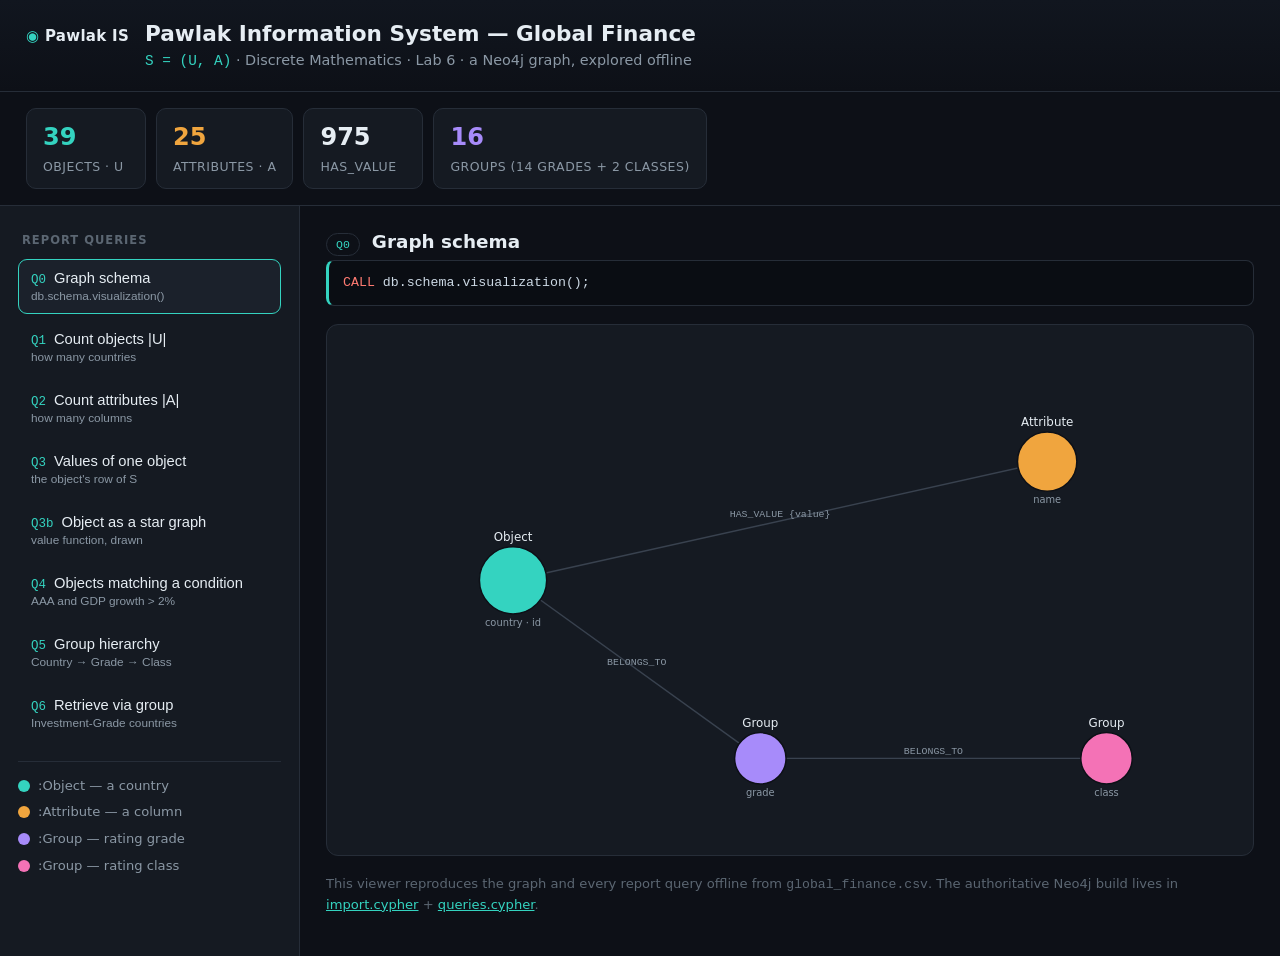
<file: lab6_Neo4j/viewer/index.html>
<!doctype html>
<html lang="en">
<head>
  <meta charset="utf-8" />
  <meta name="viewport" content="width=device-width, initial-scale=1" />
  <title>Pawlak Information System — Lab 6 (Neo4j) viewer</title>
  <link rel="stylesheet" href="css/styles.css" />
</head>
<body>
  <header class="topbar">
    <span class="brand"><span class="dot">◉</span> Pawlak&nbsp;IS</span>
    <div>
      <h1 class="title">Pawlak Information System — Global Finance</h1>
      <div class="subtitle"><code>S = (U, A)</code> · Discrete Mathematics · Lab 6 · a Neo4j graph, explored offline</div>
    </div>
  </header>

  <section id="stats" class="stats"></section>

  <div class="layout">
    <nav class="sidebar">
      <h3>Report queries</h3>
      <div id="qnav"></div>

      <div id="picker" class="picker" style="display:none">
        <label for="objsel">Selected object (U)</label>
        <select id="objsel"></select>
      </div>

      <div class="legend">
        <div class="row"><span class="chip" style="background:#34d3c0"></span> :Object — a country</div>
        <div class="row"><span class="chip" style="background:#f0a53e"></span> :Attribute — a column</div>
        <div class="row"><span class="chip" style="background:#a78bfa"></span> :Group — rating grade</div>
        <div class="row"><span class="chip" style="background:#f472b6"></span> :Group — rating class</div>
      </div>
    </nav>

    <main class="main">
      <div class="result-head">
        <span id="rid" class="badge">Q0</span>
        <h2 id="rlabel">Graph schema</h2>
      </div>
      <pre id="cypher" class="cypher"></pre>
      <div id="stage" class="stage"></div>
      <p class="foot">
        This viewer reproduces the graph and every report query offline from
        <code>global_finance.csv</code>. The authoritative Neo4j build lives in
        <a href="../import.cypher">import.cypher</a> + <a href="../queries.cypher">queries.cypher</a>.
      </p>
    </main>
  </div>

  <script src="js/data.js"></script>
  <script src="js/pawlak.js"></script>
  <script src="js/app.js"></script>
</body>
</html>
</file>
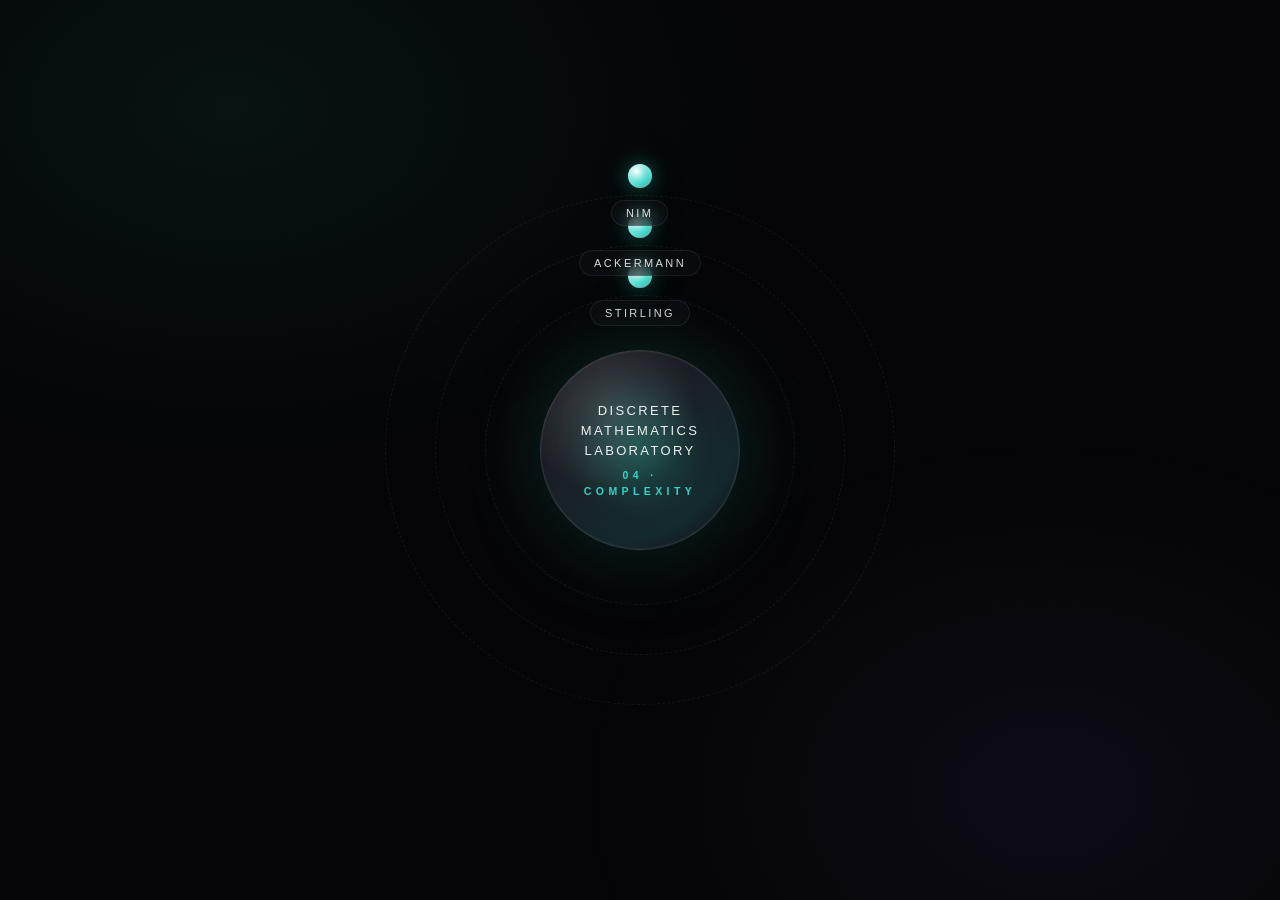
<file: lab4_Complexity/part2/DiscreteMath Lab4/index.html>
<!DOCTYPE html>
<html lang="en">
<head>
<meta charset="UTF-8" />
<meta name="viewport" content="width=device-width, initial-scale=1.0" />
<title>Discrete Math · Lab 04 — Atom of Recursion</title>
<link rel="stylesheet" href="styles.css" />
<script defer src="tweaks.js"></script>
</head>
<body>

<!-- Background layers -->
<div class="bg-layer bg-grid"></div>
<div class="bg-layer bg-glow"></div>

<!-- ATOM SCENE -->
<div class="atom-stage">
  <div class="atom" id="atom">
    <div class="orbit orbit-1"></div>
    <div class="orbit orbit-2"></div>
    <div class="orbit orbit-3"></div>

    <div class="nucleus">
      <div class="core"></div>
      <h1>Discrete Mathematics<br/>Laboratory<span class="lab">04 · Complexity</span></h1>
    </div>

    <div class="ring ring-1">
      <div class="electron-wrap" data-open="stirling">
        <div class="counter">
          <div class="electron"></div>
          <div class="electron-label">Stirling</div>
        </div>
      </div>
    </div>

    <div class="ring ring-2">
      <div class="electron-wrap" data-open="ackermann">
        <div class="counter">
          <div class="electron"></div>
          <div class="electron-label">Ackermann</div>
        </div>
      </div>
    </div>

    <div class="ring ring-3">
      <div class="electron-wrap" data-open="nim">
        <div class="counter">
          <div class="electron"></div>
          <div class="electron-label">Nim</div>
        </div>
      </div>
    </div>
  </div>
</div>

<!-- ============== STIRLING OVERLAY ============== -->
<div class="overlay" id="ov-stirling" data-overlay>
  <div class="card">
    <div class="card-header">
      <div class="h-left">
        <div class="icon-orb"></div>
        <div>
          <div class="eyebrow">Module 01 · Combinatorics</div>
          <h2>Stirling — Factorial Approximation &amp; Numbers of the 2nd Kind</h2>
        </div>
      </div>
      <button class="close-btn" data-close>✕</button>
    </div>
    <div class="card-body">
      <div class="tabs">
        <button class="tab active" data-tab="lab" data-target="stir-lab">Lab</button>
        <button class="tab" data-tab="lab" data-target="stir-doc">Reference</button>
      </div>

      <!-- LAB -->
      <div class="tab-pane active" id="stir-lab">

        <!-- Stirling Numbers S(n,k) -->
        <div class="panel">
          <div class="panel-title">
            Stirling Numbers · S(n,k) <span class="badge">2nd Kind</span>
          </div>
          <p style="font-size:12.5px; color:var(--text-dim); line-height:1.6; margin-bottom:12px;">
            <code>S(n,k)</code> counts ways to partition an <code>n</code>-set into <code>k</code> non-empty unlabeled blocks. Recurrence:
            <code>S(n,k) = k·S(n−1,k) + S(n−1,k−1)</code>.
          </p>
          <div class="row" style="margin-bottom:14px;">
            <div class="input-group">
              <label>n</label>
              <div class="stepper">
                <button data-stir-n="-1">−</button>
                <div class="val" id="stir-n">5</div>
                <button data-stir-n="1">+</button>
              </div>
            </div>
            <div class="input-group">
              <label>k</label>
              <div class="stepper">
                <button data-stir-k="-1">−</button>
                <div class="val" id="stir-k">2</div>
                <button data-stir-k="1">+</button>
              </div>
            </div>
            <div style="margin-left:auto;">
              <span style="font-size:11px; letter-spacing:0.18em; text-transform:uppercase; color:var(--text-muted);">S(n,k) =</span>
              <span class="v" id="stir-result" style="font-family:'SF Mono',monospace; color:var(--teal); font-size:18px; font-weight:600; margin-left:8px;">25</span>
            </div>
          </div>

          <div class="scroll-x">
            <table class="stirling-table" id="stir-table"></table>
          </div>

          <div style="margin-top:12px; font-size:11.5px; color:var(--text-muted);">
            Bell number B(<span id="stir-rowsum-n">5</span>) = total partitions =
            <span style="color:var(--violet); font-weight:600;" id="stir-bell">52</span>
          </div>

          <div class="partitions" id="stir-partitions"></div>
        </div>

        <!-- Factorial / Stirling approximation -->
        <div class="panel">
          <div class="panel-title">
            Factorial Approximation <span class="badge">n!</span>
          </div>
          <p style="font-size:12.5px; color:var(--text-dim); line-height:1.6; margin-bottom:12px;">
            <code>n! ≈ √(2πn) · (n/e)<sup>n</sup></code> &nbsp;·&nbsp; log form is numerically stable for any n.
          </p>
          <div class="row" style="margin-bottom:14px;">
            <div class="input-group">
              <label>n</label>
              <div class="stepper">
                <button data-fact-n="-5">−5</button>
                <button data-fact-n="-1">−</button>
                <div class="val" id="fact-n">10</div>
                <button data-fact-n="1">+</button>
                <button data-fact-n="5">+5</button>
              </div>
            </div>
          </div>

          <div class="stats">
            <div class="stat"><div class="lbl">Exact n!</div><div class="val" id="fact-exact">3,628,800</div></div>
            <div class="stat violet"><div class="lbl">Stirling</div><div class="val" id="fact-stirling">—</div></div>
            <div class="stat amber"><div class="lbl">Ramanujan</div><div class="val" id="fact-ram">—</div></div>
            <div class="stat"><div class="lbl">Stirling + 1/12n</div><div class="val" id="fact-series">—</div></div>
          </div>
          <div class="stats" style="margin-top:8px;">
            <div class="stat"><div class="lbl">Err Stirling</div><div class="val" id="fact-err-stirling">—</div></div>
            <div class="stat amber"><div class="lbl">Err Ramanujan</div><div class="val" id="fact-err-ram">—</div></div>
            <div class="stat"><div class="lbl">Err Series</div><div class="val" id="fact-err-series">—</div></div>
            <div class="stat violet"><div class="lbl">Ratio n!/Stirling</div><div class="val" id="fact-ratio">—</div></div>
          </div>

          <div class="grid-2" style="margin-top:14px;">
            <div>
              <div class="panel-title" style="margin-bottom:6px;">Relative Error · log scale</div>
              <div class="chart"><svg id="chart-error" viewBox="0 0 560 220"></svg></div>
            </div>
            <div>
              <div class="panel-title" style="margin-bottom:6px;">ln(n!) Growth</div>
              <div class="chart"><svg id="chart-growth" viewBox="0 0 560 220"></svg></div>
            </div>
          </div>

          <div class="formula-card" style="margin-top:14px;">
            <div class="ftitle">Bound</div>
            |ln(n!) − Stirling| / |ln(n!)|  &lt;  1 / (12n)
          </div>
        </div>
      </div>

      <!-- DOC -->
      <div class="tab-pane" id="stir-doc">
        <div class="md" id="stir-md"></div>
      </div>
    </div>
  </div>
</div>

<!-- ============== ACKERMANN OVERLAY ============== -->
<div class="overlay" id="ov-ackermann" data-overlay>
  <div class="card">
    <div class="card-header">
      <div class="h-left">
        <div class="icon-orb" style="background:radial-gradient(circle at 35% 30%, #fff, var(--violet) 60%, transparent);"></div>
        <div>
          <div class="eyebrow">Module 02 · Computability</div>
          <h2>Ackermann — Recursion Beyond Primitive Loops</h2>
        </div>
      </div>
      <button class="close-btn" data-close>✕</button>
    </div>
    <div class="card-body">
      <div class="tabs">
        <button class="tab active" data-target="ack-lab">Lab</button>
        <button class="tab" data-target="ack-doc">Reference</button>
      </div>

      <div class="tab-pane active" id="ack-lab">

        <!-- Inputs + heatmap -->
        <div class="panel">
          <div class="panel-title">
            Interactive Heatmap <span class="badge">A(m,n)</span>
          </div>
          <div class="row" style="margin-bottom:12px;">
            <div class="input-group">
              <label>m</label>
              <div class="stepper">
                <button data-ack-m="-1">−</button>
                <div class="val" id="ack-m">2</div>
                <button data-ack-m="1">+</button>
              </div>
            </div>
            <div class="input-group">
              <label>n</label>
              <div class="stepper">
                <button data-ack-n="-1">−</button>
                <div class="val" id="ack-n">3</div>
                <button data-ack-n="1">+</button>
              </div>
            </div>
            <div style="margin-left:auto; font-size:11px; letter-spacing:0.18em; text-transform:uppercase; color:var(--text-muted);">
              <span id="ack-row">Multiplication</span>
            </div>
          </div>

          <div class="ack-heatmap" id="ack-heatmap"></div>

          <div class="stats" style="margin-top:14px;">
            <div class="stat"><div class="lbl">Closed Form</div><div class="val" id="ack-closed">2n+3</div></div>
            <div class="stat violet"><div class="lbl">A(m,n)</div><div class="val" id="ack-display">9</div></div>
            <div class="stat amber"><div class="lbl">Recursive Calls</div><div class="val" id="ack-callcount">—</div></div>
          </div>
        </div>

        <!-- Charts -->
        <div class="grid-2">
          <div class="panel">
            <div class="panel-title">Growth · log<sub>10</sub> A(m,n)</div>
            <div class="chart"><svg id="ack-growth" viewBox="0 0 560 230"></svg></div>
          </div>
          <div class="panel">
            <div class="panel-title">Recursive Calls (no memo)</div>
            <div class="chart"><svg id="ack-calls" viewBox="0 0 560 200"></svg></div>
          </div>
        </div>

        <!-- Expansion trace -->
        <div class="panel">
          <div class="panel-title">Step-by-Step Expansion</div>
          <div class="row" style="margin-bottom:10px;">
            <button class="btn sm" id="ack-visualize">Visualize</button>
            <button class="btn ghost sm" id="ack-step">Step</button>
            <button class="btn ghost sm" id="ack-pause">Pause</button>
            <button class="btn ghost sm" id="ack-reset">Reset</button>
            <span id="ack-step-info" style="margin-left:auto; font-size:11px; color:var(--text-muted); letter-spacing:0.06em;"></span>
          </div>
          <div class="tree-container" id="ack-tree">
            <div class="tree-line" style="color: var(--text-muted);">Press <code style="color:var(--teal);">Visualize</code> to expand the recursion tree.</div>
          </div>
          <div class="result-display" id="ack-result-wrap" style="display:none;">
            A(<span id="ack-result-m">m</span>,<span id="ack-result-n">n</span>) =
            <span class="v" id="ack-result">—</span>
          </div>
        </div>

        <!-- Inverse Ackermann -->
        <div class="panel">
          <div class="panel-title">Inverse Ackermann α(n) <span class="badge">Tarjan Union-Find</span></div>
          <p style="font-size:12.5px; color:var(--text-dim); line-height:1.6; margin-bottom:10px;">
            <code>α(n) = min { m : A(m, m) ≥ n }</code> grows so slowly that for every <code>n</code> in our universe, <code>α(n) ≤ 4</code>.
          </p>
          <div class="scroll-x">
            <table class="stirling-table" id="ack-inverse"></table>
          </div>
        </div>

        <div class="formula-card">
          <div class="ftitle">Definition</div>
          A(0, n) = n + 1<br/>
          A(m, 0) = A(m − 1, 1)<br/>
          A(m, n) = A(m − 1, A(m, n − 1))
        </div>
      </div>

      <div class="tab-pane" id="ack-doc">
        <div class="md" id="ack-md"></div>
      </div>
    </div>
  </div>
</div>

<!-- ============== NIM OVERLAY ============== -->
<div class="overlay" id="ov-nim" data-overlay>
  <div class="card">
    <div class="card-header">
      <div class="h-left">
        <div class="icon-orb" style="background:radial-gradient(circle at 35% 30%, #fff, var(--amber) 60%, transparent);"></div>
        <div>
          <div class="eyebrow">Module 03 · Game Theory</div>
          <h2>Nim — Sprague–Grundy Strategy Game</h2>
        </div>
      </div>
      <button class="close-btn" data-close>✕</button>
    </div>
    <div class="card-body">
      <div class="tabs">
        <button class="tab active" data-target="nim-lab">Play</button>
        <button class="tab" data-target="nim-doc">Reference</button>
      </div>

      <div class="tab-pane active" id="nim-lab">

        <!-- Variant -->
        <div class="panel">
          <div class="panel-title">Variant</div>
          <div class="variant-grid" id="nim-variants"></div>

          <div class="row" style="justify-content:space-between;">
            <div>
              <div style="font-size:10px; letter-spacing:0.22em; text-transform:uppercase; color:var(--text-muted); margin-bottom:6px;">Difficulty</div>
              <div class="diff-segment" id="nim-difficulty"></div>
            </div>
            <div style="text-align:right;">
              <div style="font-size:10px; letter-spacing:0.22em; text-transform:uppercase; color:var(--text-muted); margin-bottom:6px;">Score · You · AI</div>
              <div style="font-family:'SF Mono',monospace; font-size:18px; font-weight:600;" id="nim-score">0 · 0</div>
            </div>
          </div>
        </div>

        <!-- Configuration -->
        <div class="panel">
          <div class="panel-title">Configuration</div>
          <div id="nim-config"></div>
        </div>

        <!-- Board -->
        <div class="panel">
          <div class="panel-title">Board</div>
          <div class="turn-indicator" id="nim-turn"></div>
          <div class="nim-board" id="nim-board"></div>

          <div class="nim-controls">
            <span style="font-size:10px; letter-spacing:0.18em; text-transform:uppercase; color:var(--text-muted);">Take</span>
            <div class="input-group">
              <div class="stepper">
                <button data-nim-take="-1">−</button>
                <div class="val" id="nim-take">1</div>
                <button data-nim-take="1">+</button>
              </div>
            </div>
            <button class="btn" id="nim-confirm">Confirm Move</button>
            <button class="btn ghost sm" id="nim-hint">Hint</button>
            <button class="btn ghost sm" id="nim-restart">Restart</button>
            <span id="nim-hint-text" style="font-size:11px; letter-spacing:0.06em; color:var(--text-dim);"></span>
          </div>

          <div class="nim-log" id="nim-log"></div>
          <div id="nim-end"></div>
        </div>

        <div class="formula-card">
          <div class="ftitle">Sprague–Grundy</div>
          A position is losing for the mover ⇔ XOR of all (Grundy) heap values = 0.<br/>
          Classic: g(h) = h. &nbsp; Bounded(K): g(h) = h mod (K + 1).
        </div>
      </div>

      <div class="tab-pane" id="nim-doc">
        <div class="md" id="nim-md"></div>
      </div>
    </div>
  </div>
</div>

<!-- ===================================================== -->
<!-- Scripts -->
<script src="md_render.js"></script>
<script src="md_content.js"></script>
<script>
  // ---------- ATOM HOVER FREEZE & ORBITAL OPEN ----------
  const atom = document.getElementById('atom');
  // Freeze every ring whenever cursor is over the atom region.
  // Use the atom container (not individual electrons) so all 3 stop together
  // and there's no transitional jitter from animation-duration changes.
  atom.addEventListener('pointerenter', () => atom.classList.add('frozen'));
  atom.addEventListener('pointerleave', () => {
    if (!document.body.classList.contains('overlay-open')) atom.classList.remove('frozen');
  });

  // Render markdown into doc panes
  document.getElementById('stir-md').innerHTML = renderMarkdown(MD_CONTENT.stirling);
  document.getElementById('ack-md').innerHTML  = renderMarkdown(MD_CONTENT.ackermann);
  document.getElementById('nim-md').innerHTML  = renderMarkdown(MD_CONTENT.nim);

  // Overlay open/close
  document.querySelectorAll('[data-open]').forEach(el => {
    el.addEventListener('click', e => {
      e.stopPropagation();
      const id = 'ov-' + el.dataset.open;
      document.getElementById(id).classList.add('open');
      atom.classList.add('frozen', 'dimmed');
      document.body.classList.add('overlay-open');
    });
  });
  document.querySelectorAll('[data-close]').forEach(b => b.addEventListener('click', closeAll));
  document.querySelectorAll('[data-overlay]').forEach(ov => {
    ov.addEventListener('click', e => { if (e.target === ov) closeAll(); });
  });
  document.addEventListener('keydown', e => { if (e.key === 'Escape') closeAll(); });
  function closeAll() {
    document.querySelectorAll('.overlay.open').forEach(o => o.classList.remove('open'));
    atom.classList.remove('frozen', 'dimmed');
    document.body.classList.remove('overlay-open');
  }

  // Tabs (scoped per overlay)
  document.querySelectorAll('.overlay').forEach(ov => {
    ov.querySelectorAll('.tab').forEach(t => {
      t.addEventListener('click', () => {
        const target = t.dataset.target;
        ov.querySelectorAll('.tab').forEach(x => x.classList.remove('active'));
        ov.querySelectorAll('.tab-pane').forEach(x => x.classList.remove('active'));
        t.classList.add('active');
        ov.querySelector('#' + target).classList.add('active');
      });
    });
  });
</script>

<!-- Module scripts -->
<script src="stirling.js"></script>
<script src="ackermann.js"></script>
<script src="nim.js"></script>

</body>
</html>
</file>
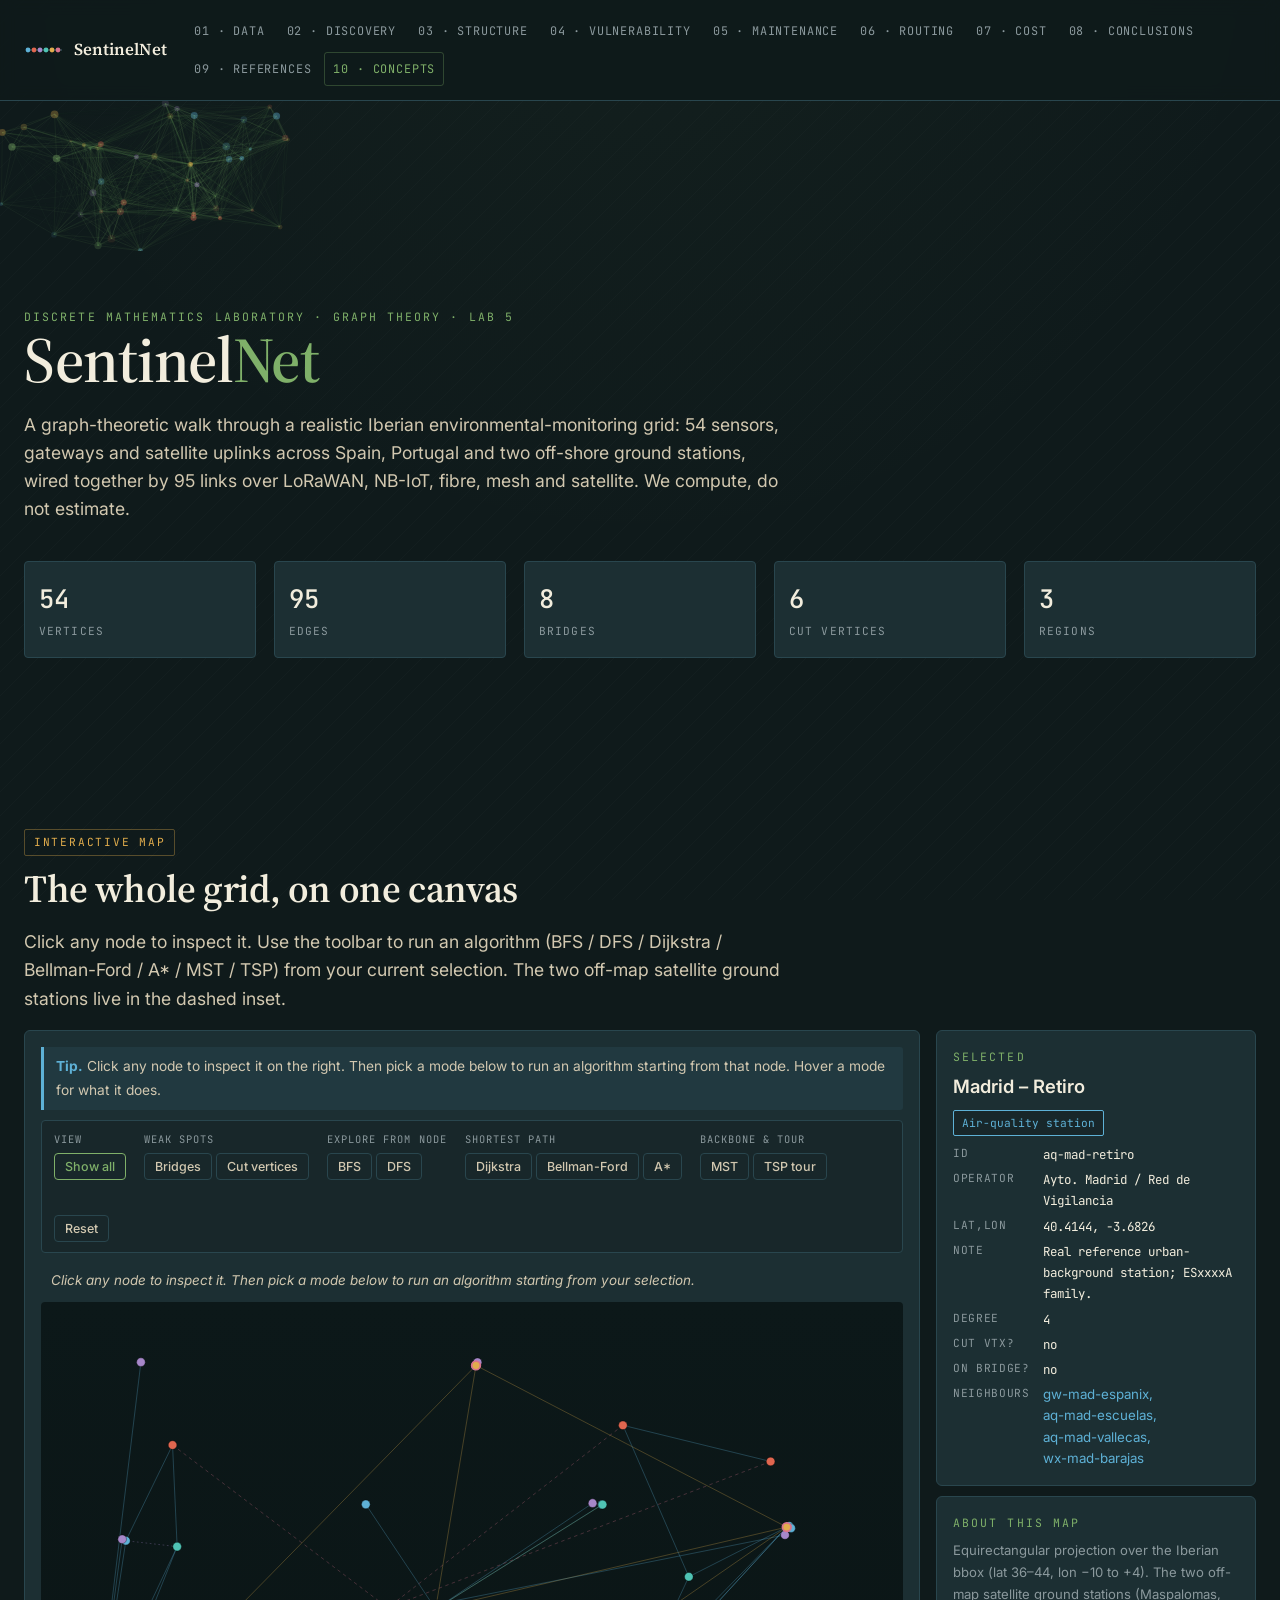
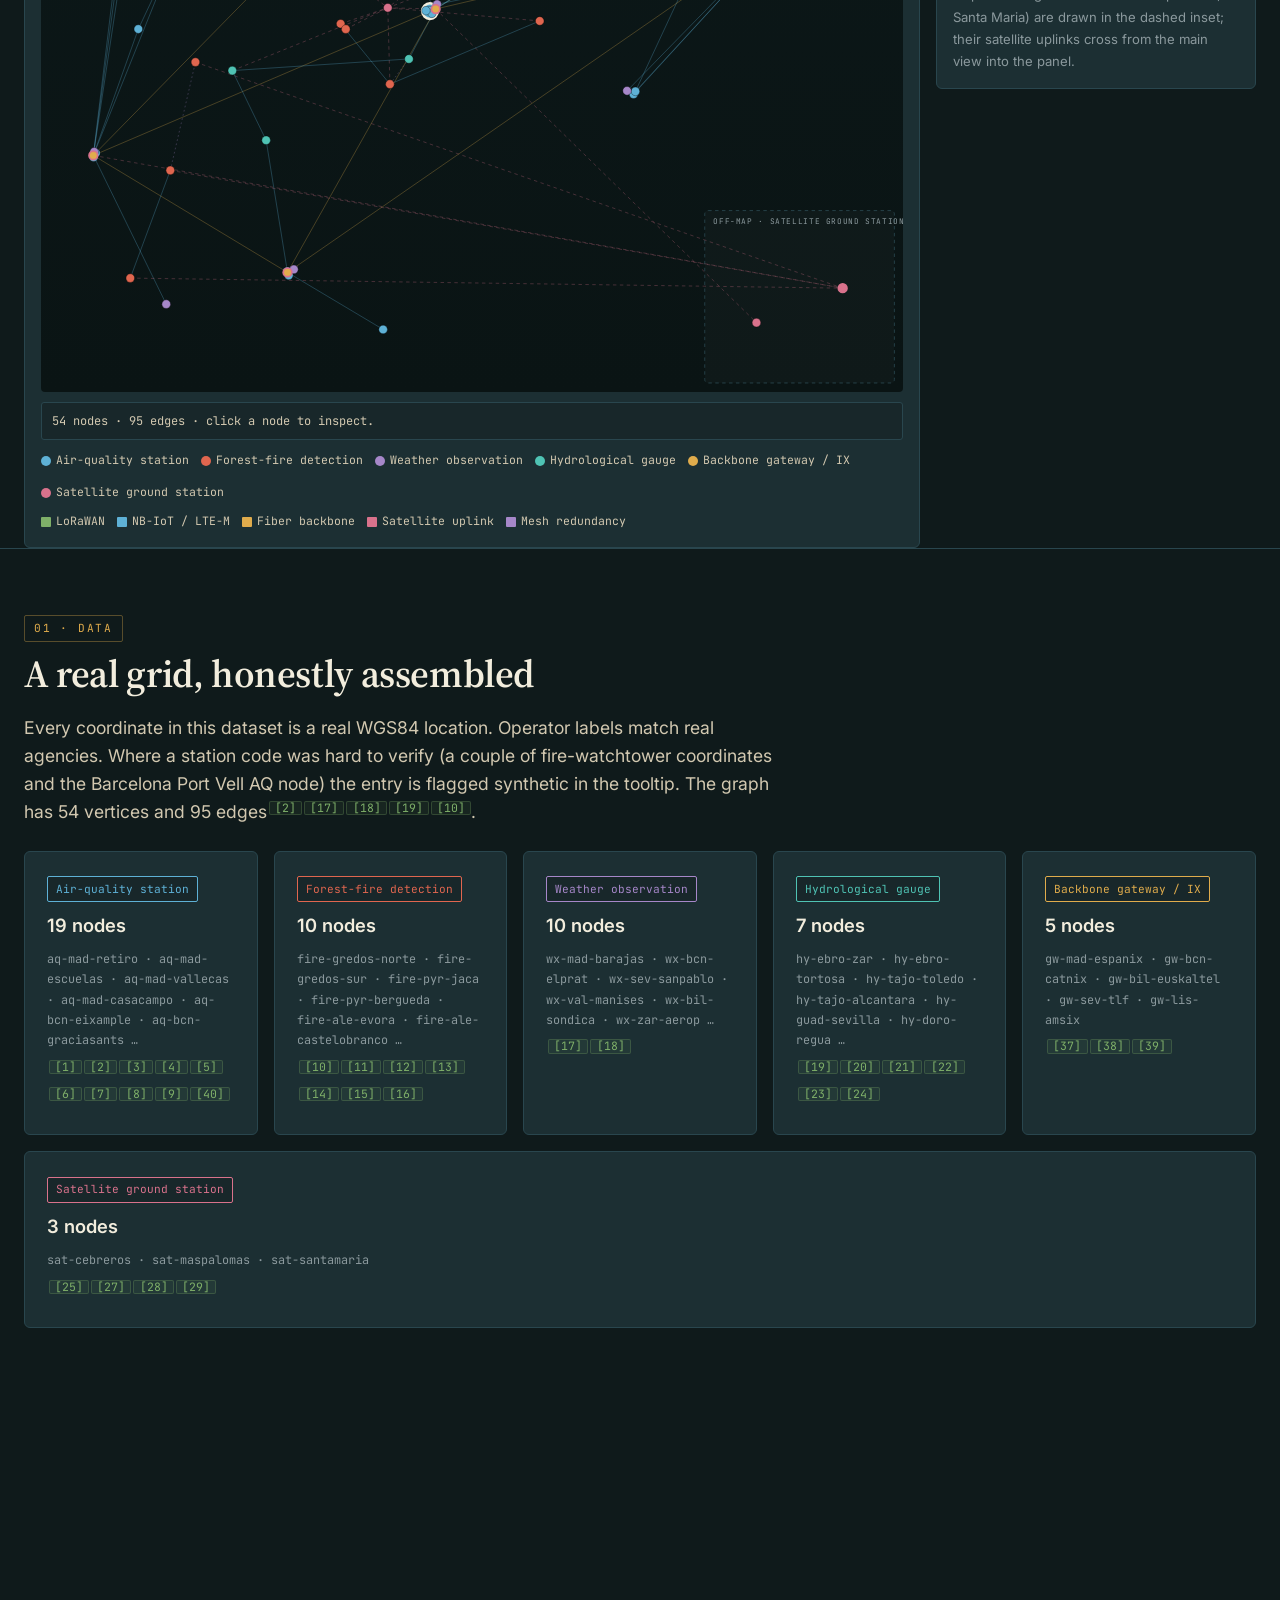
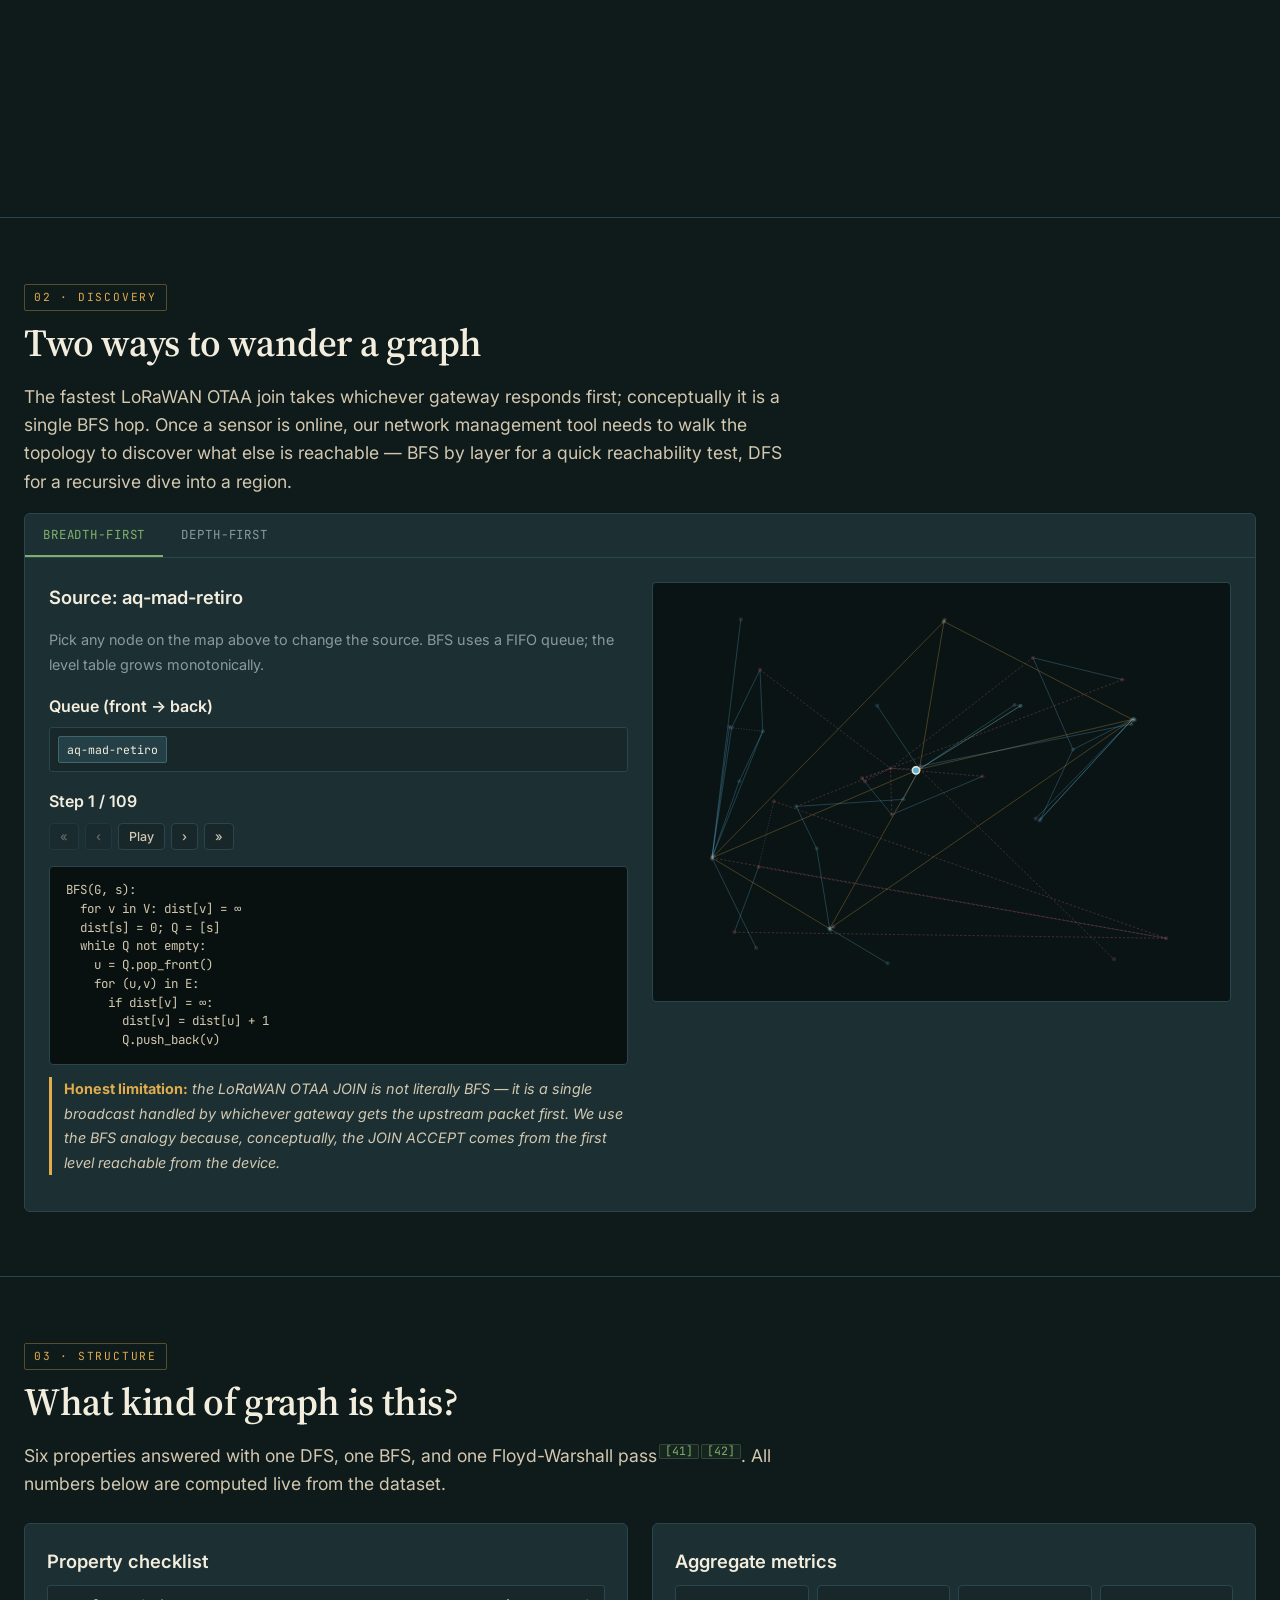
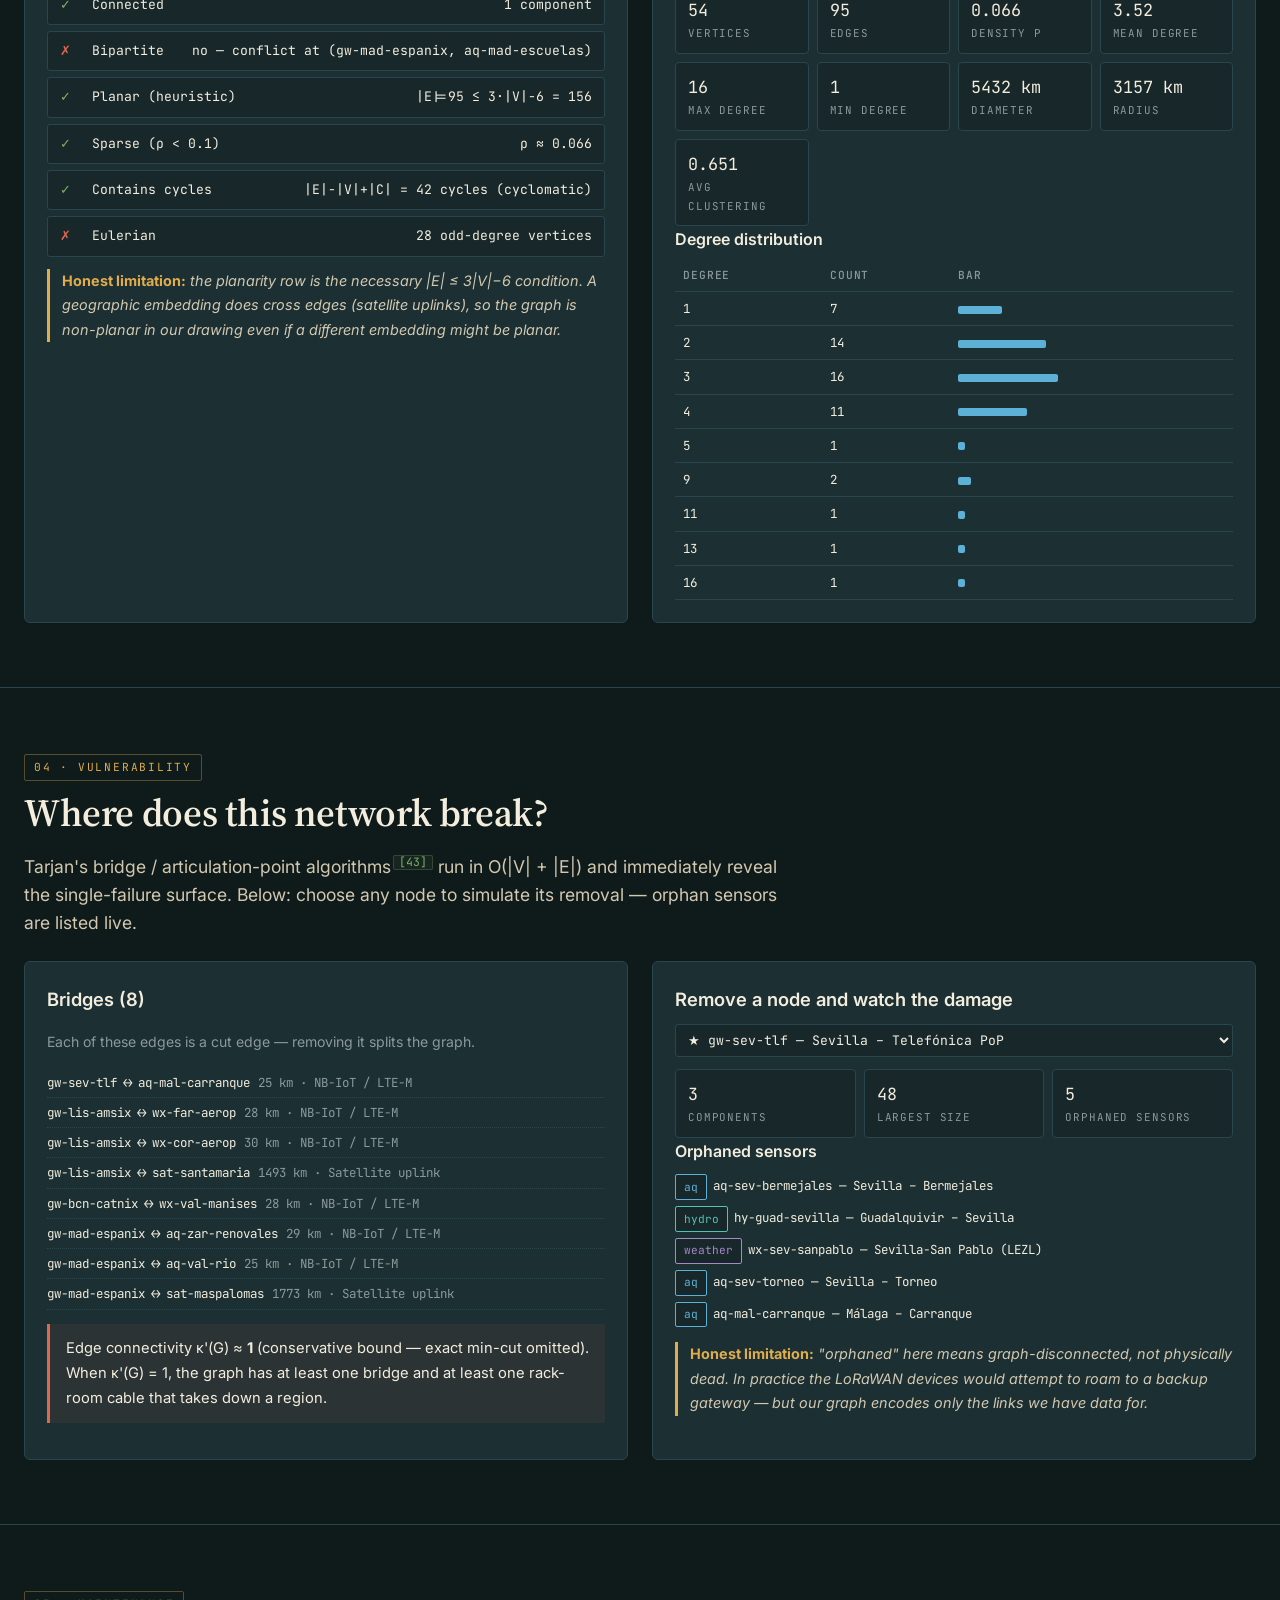
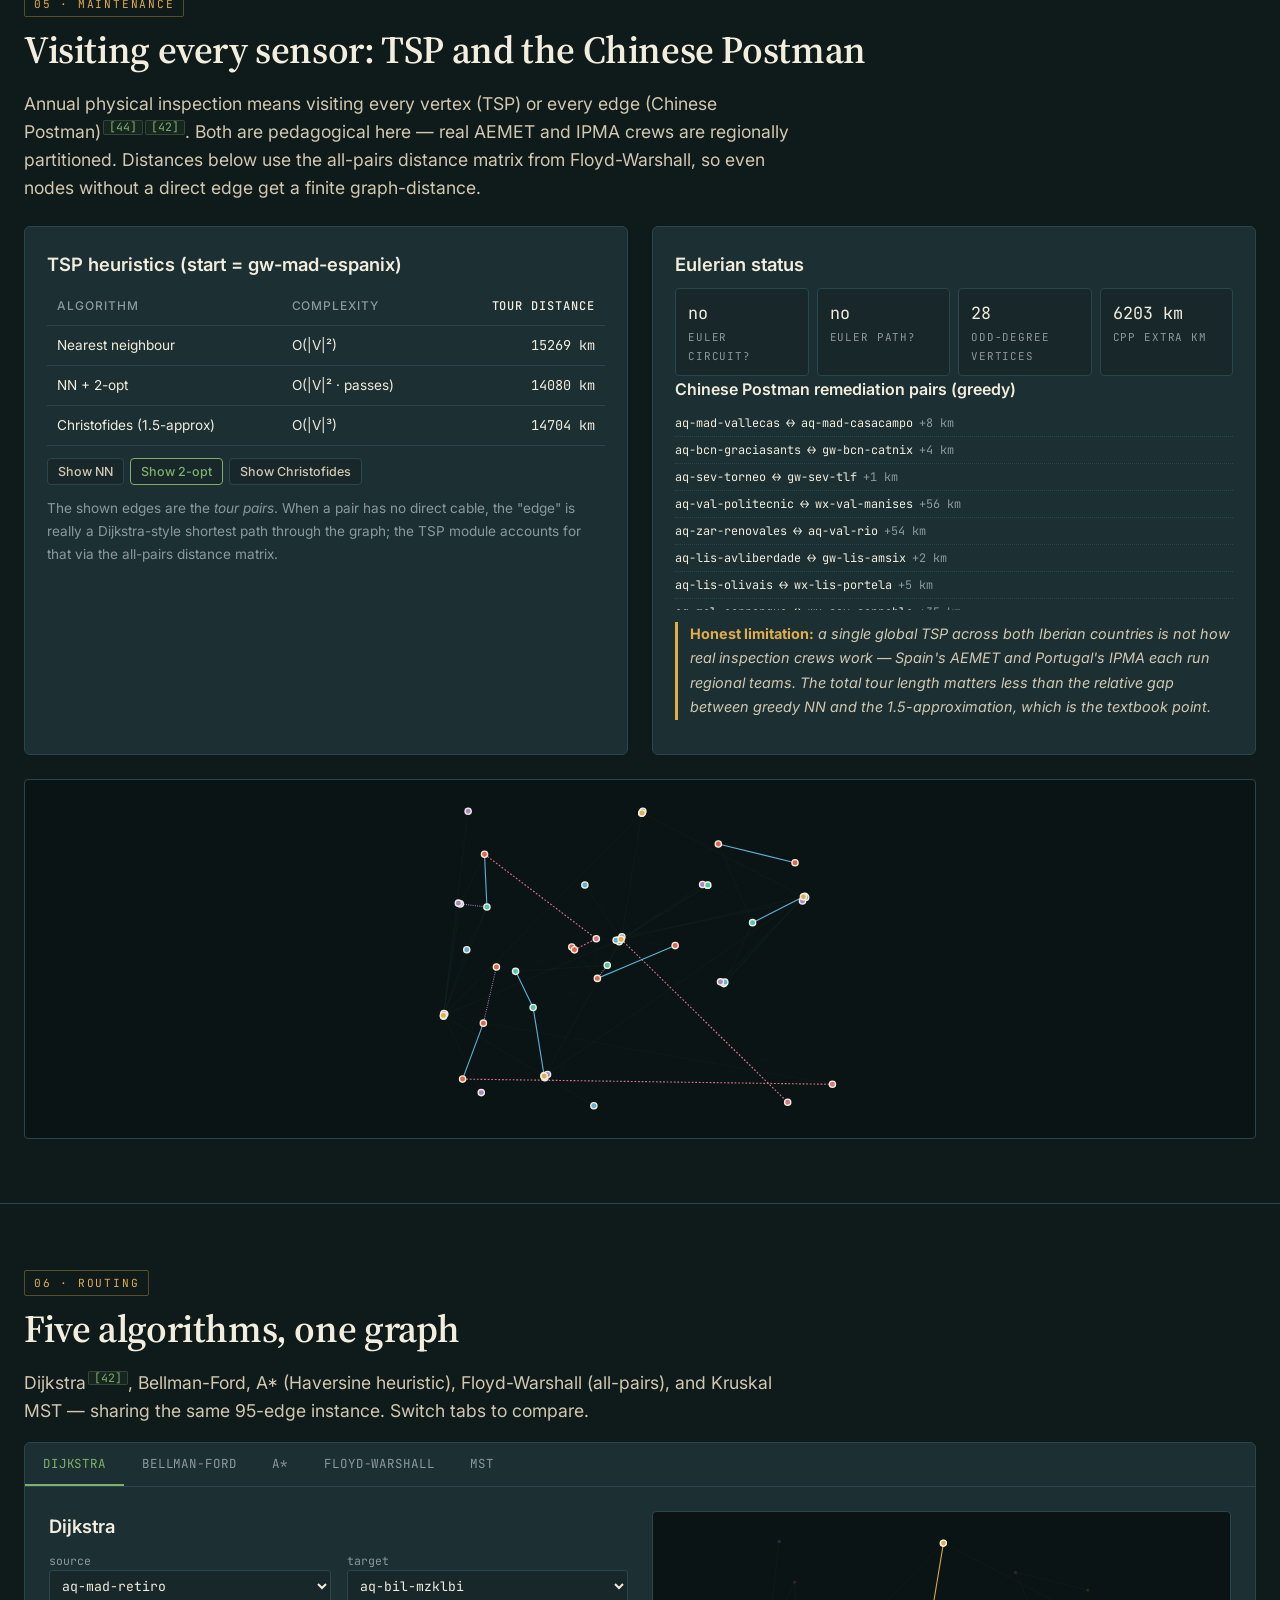
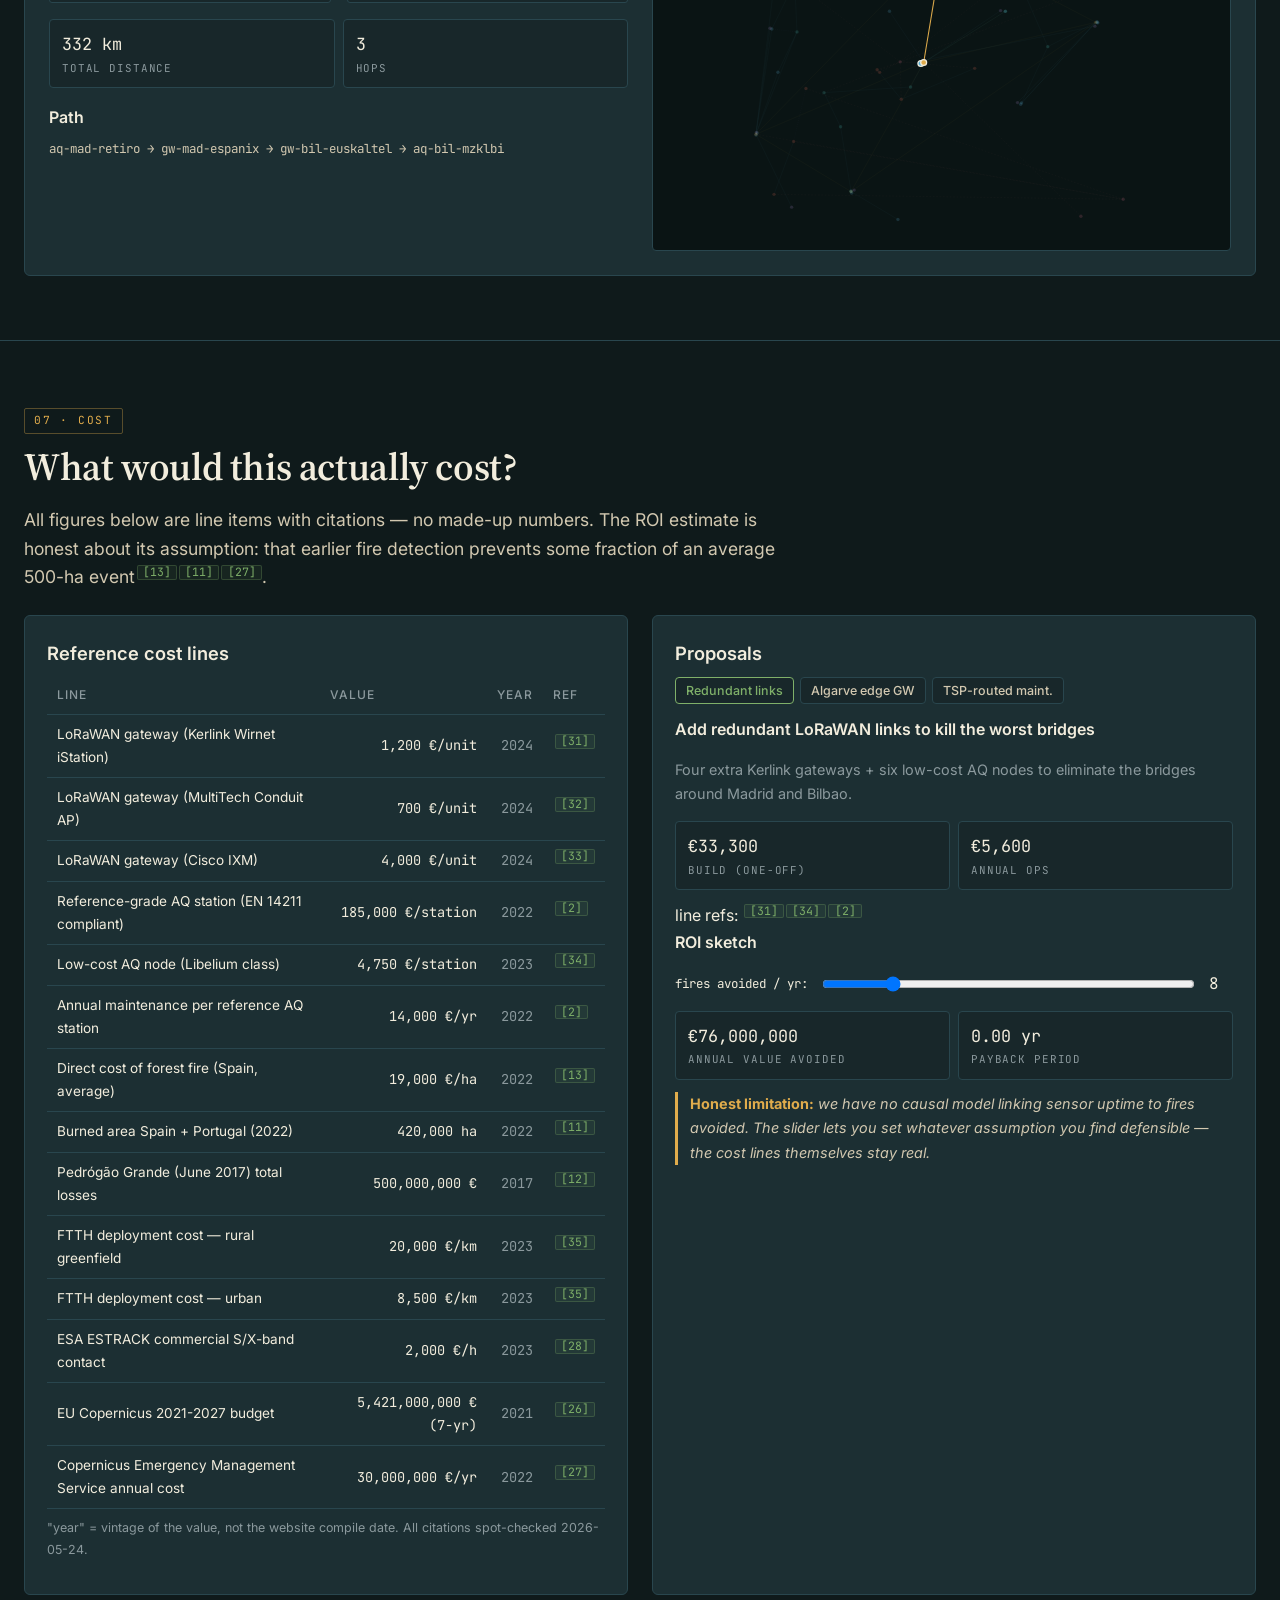
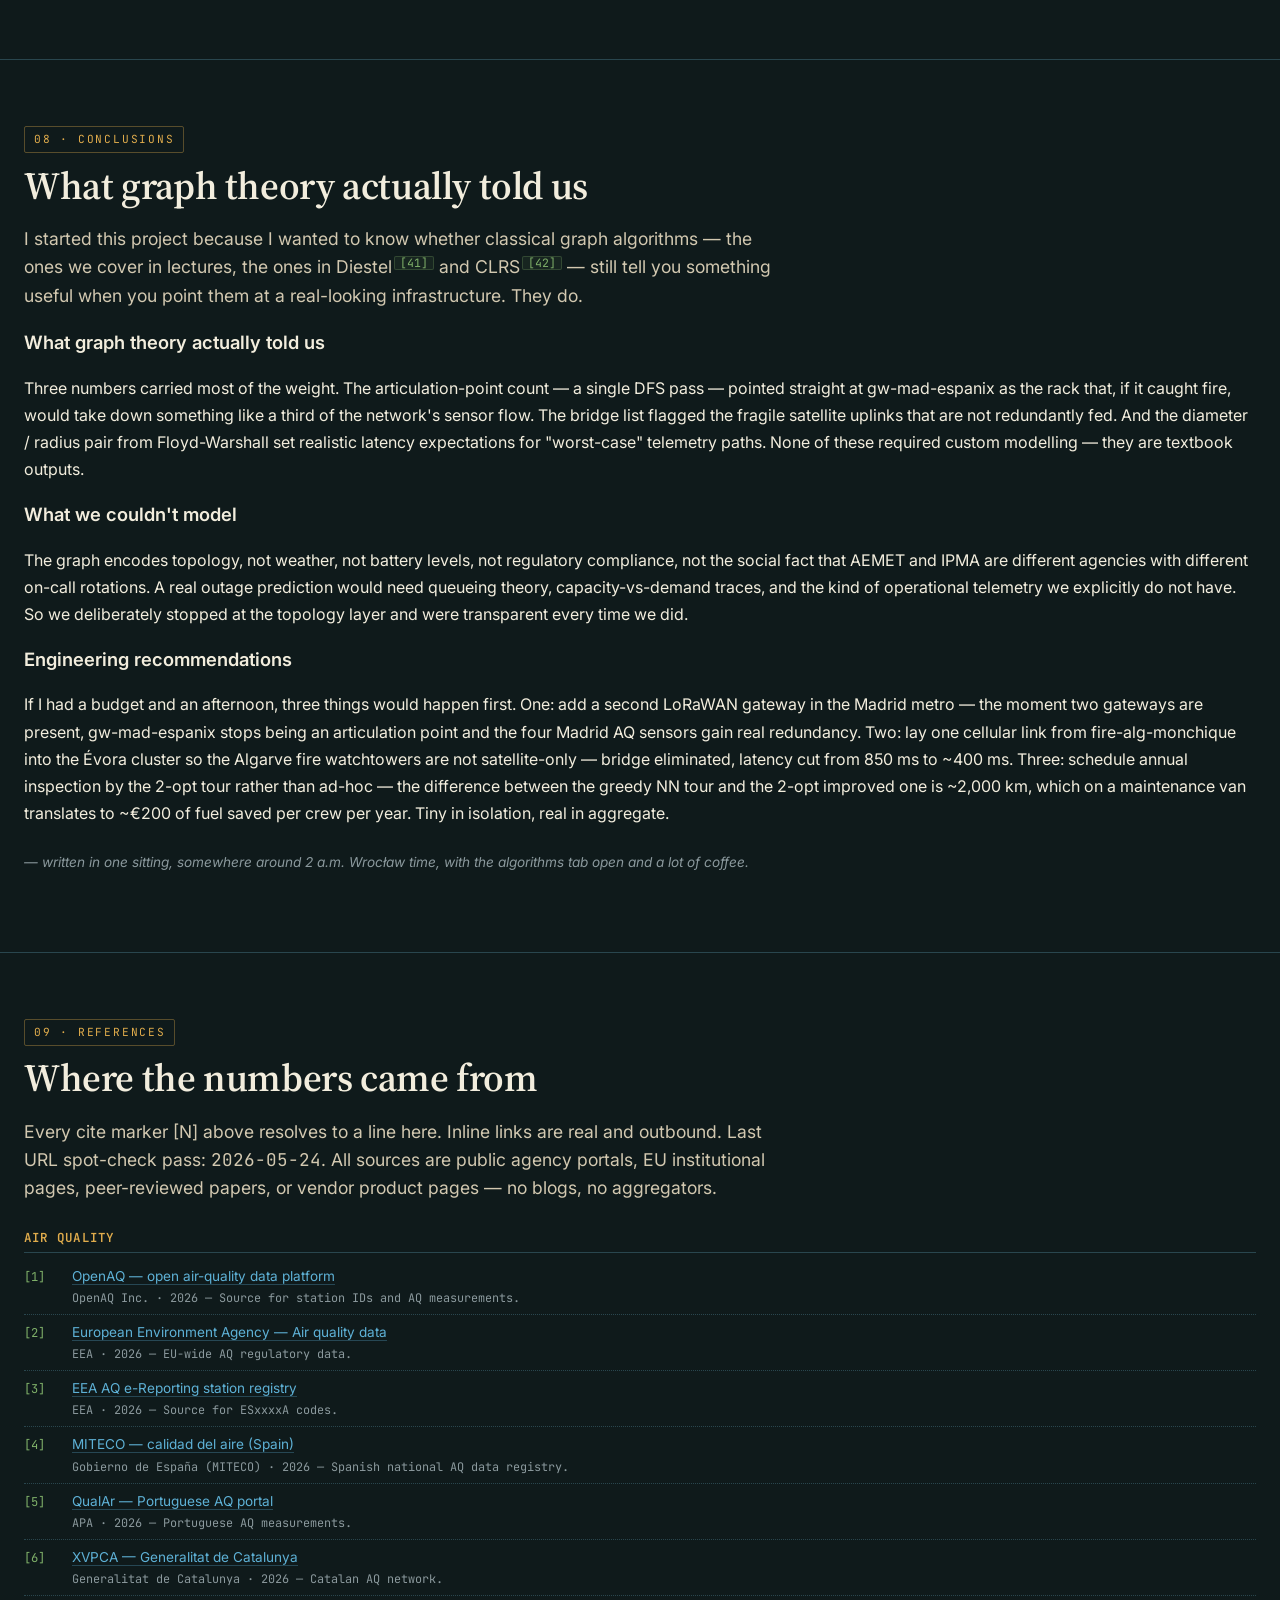
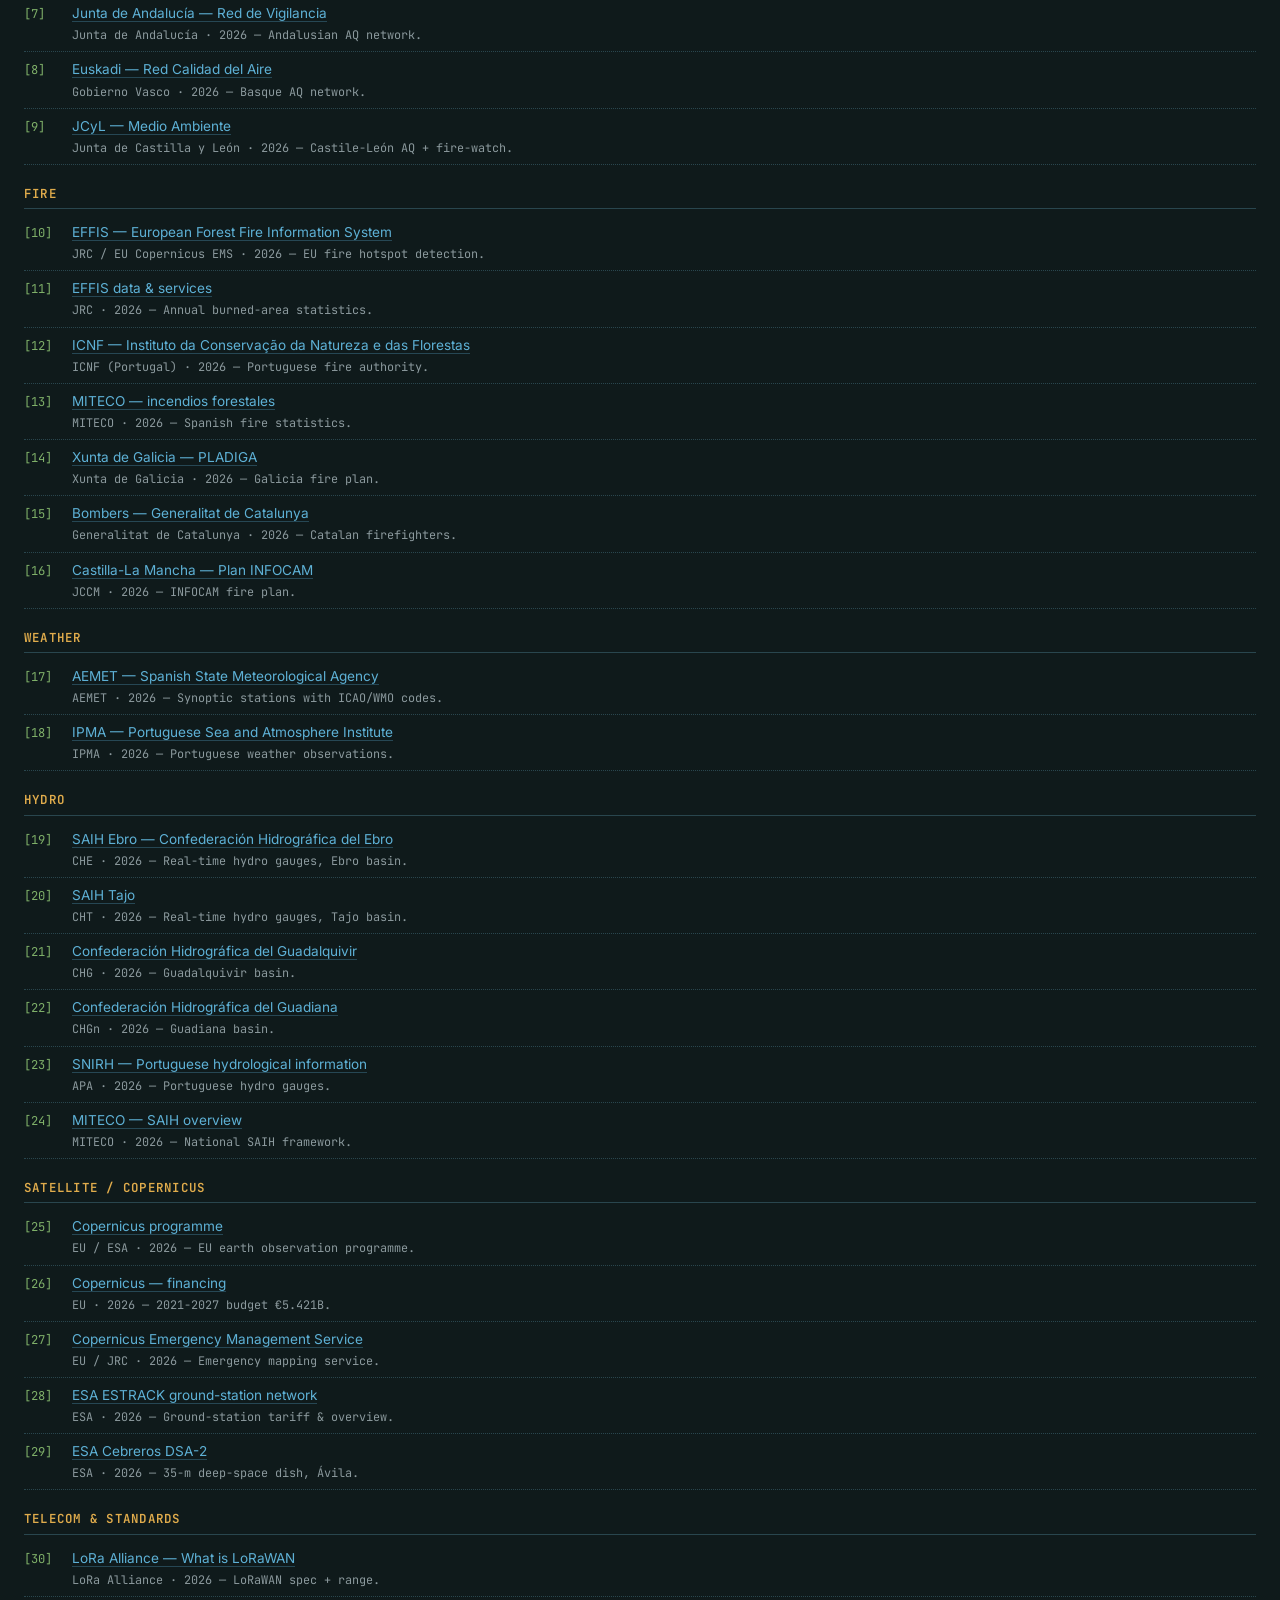
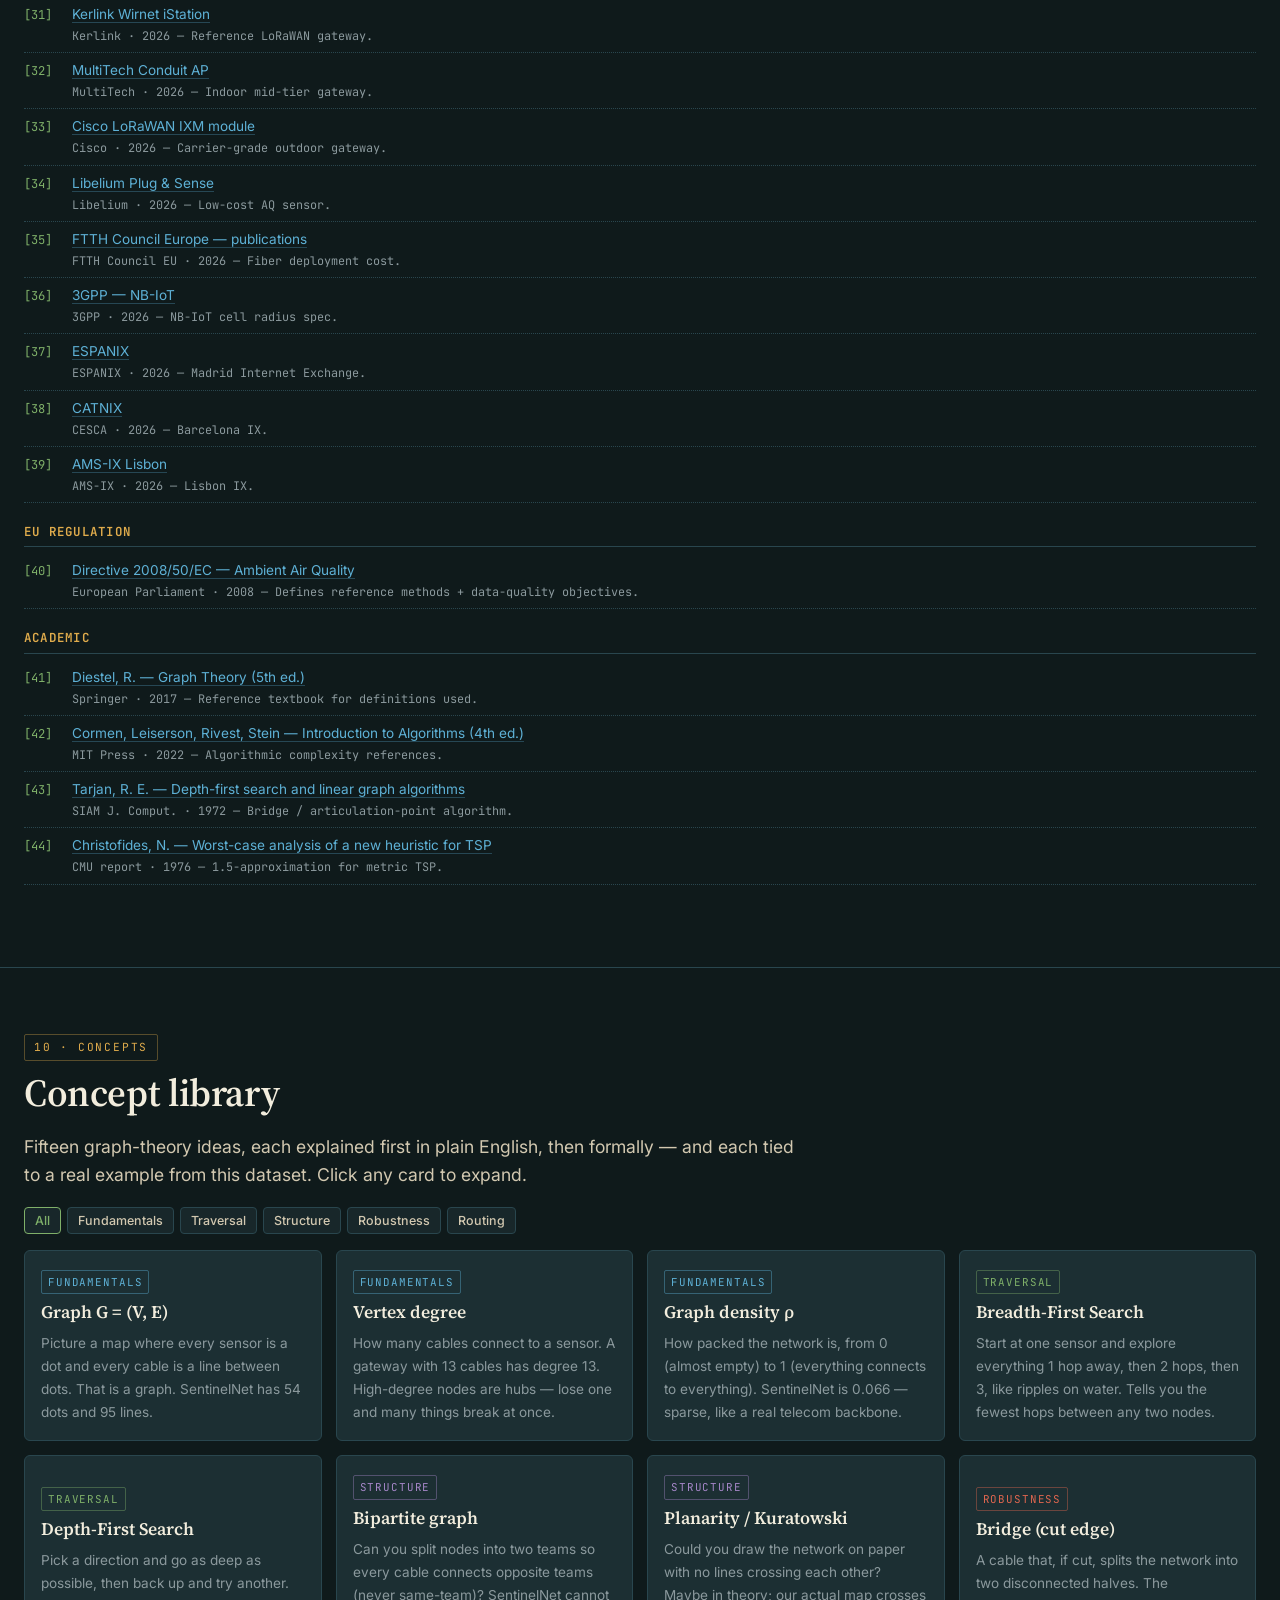
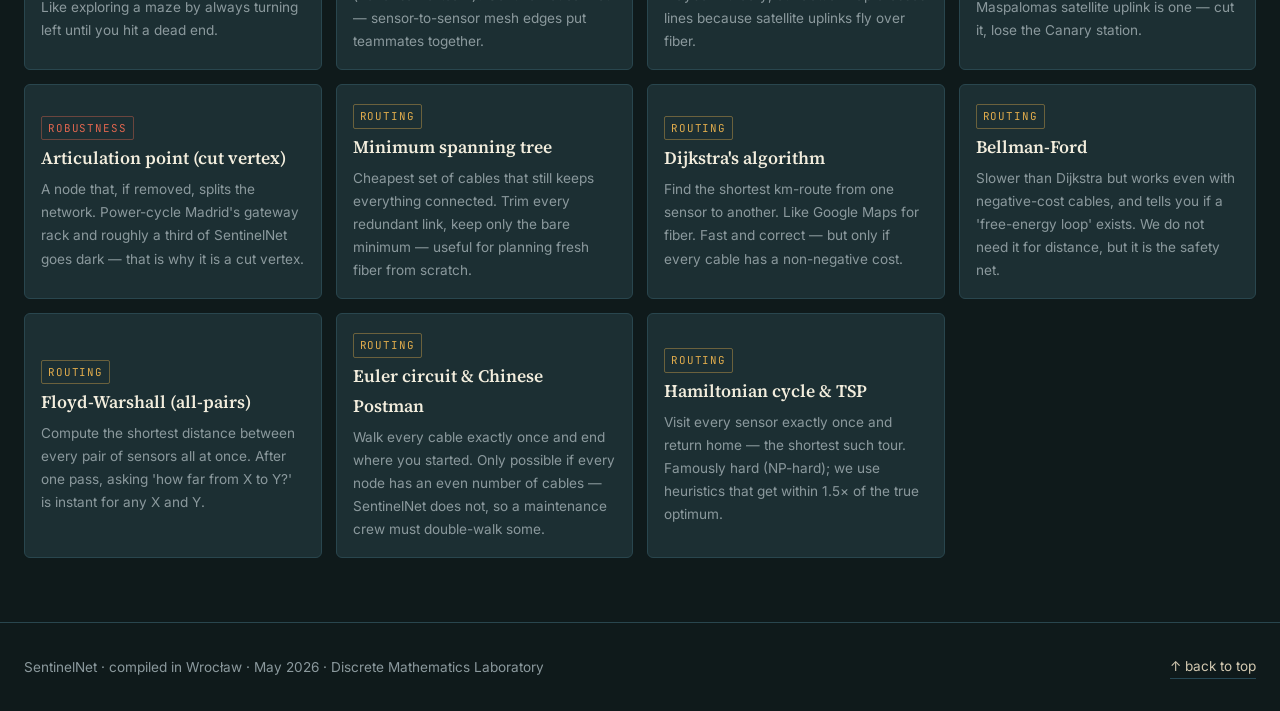
<file: lab5_GraphTheory/SentinelNet/SentinelNet.html>
<!doctype html>
<html lang="en">
<head>
  <meta charset="utf-8" />
  <meta name="viewport" content="width=device-width, initial-scale=1" />
  <title>SentinelNet — Graph theory on the Iberian environmental monitoring grid</title>
  <link rel="preconnect" href="https://fonts.googleapis.com">
  <link rel="preconnect" href="https://fonts.gstatic.com" crossorigin>
  <link href="https://fonts.googleapis.com/css2?family=Inter:wght@400;500;600;700&family=Source+Serif+4:opsz,wght@8..60,400;8..60,500;8..60,600;8..60,700&family=JetBrains+Mono:wght@400;500&display=swap" rel="stylesheet">
  <link rel="stylesheet" href="styles.css" />
</head>
<body>
  <div id="root"></div>

  <!-- React vendored locally (production UMD) so the page runs offline, straight
       from file://, with no CDN and no runtime Babel. sn-app.js is precompiled
       from sn-app.jsx (see the build note at the top of sn-app.js). -->
  <script src="vendor/react.production.min.js"></script>
  <script src="vendor/react-dom.production.min.js"></script>

  <script src="sn-data.js"></script>
  <script src="sn-concepts.js"></script>
  <script src="sn-algo.js"></script>
  <script src="sn-app.js"></script>
</body>
</html>
</file>
<file: lab6_Neo4j/viewer/css/styles.css>
/* Lab 6 — Pawlak Information System viewer. Dark, graph-database aesthetic.
   No web fonts / no CDN so it runs fully offline from file://. */

:root {
  --bg: #0d1017;
  --panel: #151a22;
  --panel-2: #1b212b;
  --border: #262d38;
  --text: #e6edf3;
  --dim: #8b98a5;
  --faint: #5b6672;

  --object: #34d3c0;   /* teal   — :Object     */
  --attr: #f0a53e;     /* amber  — :Attribute  */
  --grade: #a78bfa;    /* violet — :Group grade */
  --class: #f472b6;    /* pink   — :Group class */
  --invest: #4ade80;   /* green  — Investment Grade */
  --spec: #fb7185;     /* red    — Speculative Grade */

  --mono: ui-monospace, "Cascadia Code", "JetBrains Mono", Consolas, "Courier New", monospace;
  --sans: system-ui, -apple-system, "Segoe UI", Roboto, Helvetica, Arial, sans-serif;
}

* { box-sizing: border-box; }
html, body { margin: 0; height: 100%; }
body {
  background: var(--bg);
  color: var(--text);
  font-family: var(--sans);
  font-size: 15px;
  line-height: 1.5;
}

/* ---------- header ---------- */
.topbar {
  display: flex; align-items: baseline; gap: 16px; flex-wrap: wrap;
  padding: 18px 26px; border-bottom: 1px solid var(--border);
  background: linear-gradient(180deg, #11161f, #0d1017);
}
.brand { font-weight: 700; letter-spacing: .3px; }
.brand .dot { color: var(--object); }
.title { font-size: 1.35rem; font-weight: 700; margin: 0; }
.subtitle { color: var(--dim); font-size: .9rem; }
.subtitle code { color: var(--object); font-family: var(--mono); }

/* ---------- stat strip ---------- */
.stats { display: flex; flex-wrap: wrap; gap: 10px; padding: 16px 26px; border-bottom: 1px solid var(--border); }
.stat {
  background: var(--panel); border: 1px solid var(--border); border-radius: 10px;
  padding: 10px 16px; min-width: 120px;
}
.stat b { font-size: 1.5rem; display: block; font-variant-numeric: tabular-nums; }
.stat span { color: var(--dim); font-size: .78rem; text-transform: uppercase; letter-spacing: .5px; }
.stat.obj b { color: var(--object); }
.stat.att b { color: var(--attr); }
.stat.val b { color: var(--text); }
.stat.grp b { color: var(--grade); }

/* ---------- layout ---------- */
.layout { display: grid; grid-template-columns: 300px 1fr; min-height: calc(100vh - 150px); }
.sidebar { border-right: 1px solid var(--border); padding: 18px; background: var(--panel); }
.sidebar h3 { font-size: .72rem; text-transform: uppercase; letter-spacing: 1px; color: var(--faint); margin: 8px 4px 10px; }
.qbtn {
  display: block; width: 100%; text-align: left; cursor: pointer;
  background: transparent; color: var(--text); border: 1px solid transparent;
  border-radius: 9px; padding: 10px 12px; margin-bottom: 6px; font-size: .92rem;
}
.qbtn:hover { background: var(--panel-2); }
.qbtn.active { background: var(--panel-2); border-color: var(--object); }
.qbtn .qid { font-family: var(--mono); color: var(--object); font-size: .78rem; margin-right: 8px; }
.qbtn.active .qid { color: var(--object); }
.qbtn small { display: block; color: var(--dim); font-size: .74rem; margin-top: 2px; }

.picker { margin: 14px 4px 4px; }
.picker label { display: block; font-size: .72rem; text-transform: uppercase; letter-spacing: 1px; color: var(--faint); margin-bottom: 6px; }
.picker select {
  width: 100%; background: var(--panel-2); color: var(--text);
  border: 1px solid var(--border); border-radius: 8px; padding: 8px 10px; font-family: var(--sans);
}

.legend { margin-top: 20px; border-top: 1px solid var(--border); padding-top: 14px; }
.legend .row { display: flex; align-items: center; gap: 8px; font-size: .82rem; color: var(--dim); margin-bottom: 7px; }
.legend .chip { width: 12px; height: 12px; border-radius: 50%; flex: none; }

/* ---------- main ---------- */
.main { padding: 22px 26px; overflow: auto; }
.result-head { display: flex; align-items: baseline; gap: 12px; margin-bottom: 4px; flex-wrap: wrap; }
.result-head h2 { margin: 0; font-size: 1.15rem; }
.result-head .badge {
  font-family: var(--mono); font-size: .72rem; color: var(--object);
  border: 1px solid var(--border); border-radius: 999px; padding: 2px 9px;
}
.result-desc { color: var(--dim); margin: 0 0 16px; font-size: .92rem; }

.cypher {
  background: #0a0d13; border: 1px solid var(--border); border-left: 3px solid var(--object);
  border-radius: 8px; padding: 12px 14px; margin: 0 0 18px;
  font-family: var(--mono); font-size: .83rem; color: #cdd9e5; white-space: pre-wrap; overflow-x: auto;
}
.cypher .kw { color: #ff7b72; }
.cypher .fn { color: #d2a8ff; }
.cypher .str { color: #a5d6ff; }
.cypher .cm { color: var(--faint); font-style: italic; }

.stage { background: var(--panel); border: 1px solid var(--border); border-radius: 12px; padding: 8px; }
.stage svg { display: block; width: 100%; height: auto; }

/* big number card (counts) */
.numcard { text-align: center; padding: 48px 20px; }
.numcard .n { font-size: 4.5rem; font-weight: 800; font-variant-numeric: tabular-nums; }
.numcard.obj .n { color: var(--object); }
.numcard.att .n { color: var(--attr); }
.numcard .lbl { color: var(--dim); text-transform: uppercase; letter-spacing: 1px; font-size: .8rem; }

/* tables */
table.data { border-collapse: collapse; width: 100%; font-size: .9rem; }
table.data th, table.data td { text-align: left; padding: 8px 12px; border-bottom: 1px solid var(--border); }
table.data th { color: var(--faint); text-transform: uppercase; font-size: .72rem; letter-spacing: .5px; position: sticky; top: 0; background: var(--panel); }
table.data td.attr { color: var(--attr); font-family: var(--mono); font-size: .82rem; }
table.data td.val { color: var(--text); font-variant-numeric: tabular-nums; }
table.data tr:hover td { background: var(--panel-2); }
.pill { font-family: var(--mono); font-size: .78rem; padding: 1px 8px; border-radius: 999px; border: 1px solid var(--border); }
.pill.aaa { color: var(--invest); border-color: color-mix(in srgb, var(--invest) 40%, transparent); }
.countrylist { color: var(--object); }

/* svg text */
text { font-family: var(--sans); }
.n-label { font-size: 12px; fill: var(--text); }
.n-sub { font-size: 10px; fill: var(--dim); }
.e-label { font-size: 9px; fill: var(--faint); font-family: var(--mono); }
.rel-label { font-size: 10px; fill: var(--dim); font-family: var(--mono); }

.foot { color: var(--faint); font-size: .82rem; margin-top: 18px; }
.foot a { color: var(--object); }
</file>
<file: lab4_Complexity/part2/DiscreteMath Lab4/styles.css>
/* ============================================================
   GLOBAL THEME
   ============================================================ */
:root {
  /* Tweaks-driven knobs (defaults; tweaks.js overrides at runtime) */
  --motion-mult: 1;     /* multiplies orbital durations */
  --pulse-mult: 1;      /* multiplies pulse/core animations */
  --density-scale: 1;   /* scales padding, gaps */
  --density-gap: 1;

  --bg: #050507;
  --bg-2: #0a0a10;
  --glass: rgba(20, 22, 30, 0.55);
  --glass-strong: rgba(18, 20, 28, 0.78);
  --stroke: rgba(255, 255, 255, 0.08);
  --stroke-strong: rgba(255, 255, 255, 0.16);
  --teal: #30d5c8;
  --teal-2: #2cb8ad;
  --teal-soft: rgba(48, 213, 200, 0.5);
  --teal-glow: rgba(48, 213, 200, 0.35);
  --violet: #9d7bff;
  --amber: #f5a623;
  --rose: #ff6a8a;
  --text: #f4f5f7;
  --text-dim: rgba(244, 245, 247, 0.65);
  --text-muted: rgba(244, 245, 247, 0.4);
}

* { box-sizing: border-box; margin: 0; padding: 0; }

html, body {
  height: 100%;
  width: 100%;
  background: var(--bg);
  color: var(--text);
  font-family: -apple-system, BlinkMacSystemFont, 'Segoe UI', Helvetica, Arial, sans-serif;
  -webkit-font-smoothing: antialiased;
  -moz-osx-font-smoothing: grayscale;
  overflow: hidden;
}

/* Background */
.bg-layer { position: fixed; inset: 0; pointer-events: none; z-index: 0; }
.bg-grid {
  background-image: radial-gradient(rgba(255,255,255,0.06) 1px, transparent 1px);
  background-size: 28px 28px;
  mask-image: radial-gradient(ellipse at center, rgba(0,0,0,0.9) 0%, rgba(0,0,0,0) 75%);
  -webkit-mask-image: radial-gradient(ellipse at center, rgba(0,0,0,0.9) 0%, rgba(0,0,0,0) 75%);
  opacity: 0.55;
}
.bg-glow {
  background:
    radial-gradient(900px 600px at 18% 12%, rgba(48,213,200,0.07), transparent 60%),
    radial-gradient(800px 600px at 82% 88%, rgba(157,123,255,0.06), transparent 60%);
}

/* ============================================================
   HEADER / FOOTER
   ============================================================ */
.scene-tag {
  position: fixed;
  top: 26px; left: 30px;
  font-size: 11px;
  letter-spacing: 0.32em;
  text-transform: uppercase;
  color: var(--text-muted);
  z-index: 5;
  font-weight: 500;
}
.scene-tag .dot {
  display: inline-block;
  width: 6px; height: 6px; border-radius: 50%;
  background: var(--teal);
  box-shadow: 0 0 10px var(--teal-glow);
  margin-right: 10px;
  vertical-align: middle;
  animation: pulse calc(2.4s * var(--pulse-mult)) ease-in-out infinite;
}
.scene-meta {
  position: fixed;
  top: 26px; right: 30px;
  font-size: 10.5px;
  letter-spacing: 0.28em;
  text-transform: uppercase;
  color: var(--text-muted);
  z-index: 5;
  text-align: right;
  line-height: 1.7;
}
.scene-meta b { color: var(--text-dim); font-weight: 500; }
.scene-foot {
  position: fixed;
  bottom: 22px; left: 0; right: 0;
  text-align: center;
  font-size: 10.5px;
  letter-spacing: 0.28em;
  text-transform: uppercase;
  color: var(--text-muted);
  z-index: 5;
}
@keyframes pulse {
  0%, 100% { opacity: 1; transform: scale(1); }
  50%      { opacity: 0.4; transform: scale(0.8); }
}

/* ============================================================
   ATOM SCENE
   ============================================================ */
.atom-stage {
  position: relative;
  width: 100%;
  height: 100vh;
  display: flex;
  align-items: center;
  justify-content: center;
  z-index: 1;
}

.atom {
  position: relative;
  width: 580px; height: 580px;
  display: flex;
  align-items: center;
  justify-content: center;
}

/* Nucleus */
.nucleus {
  position: absolute;
  top: 50%; left: 50%;
  transform: translate(-50%, -50%);
  width: 200px; height: 200px;
  border-radius: 50%;
  background:
    radial-gradient(circle at 35% 30%, rgba(255,255,255,0.18), rgba(255,255,255,0.04) 45%, rgba(48,213,200,0.10) 70%, transparent 90%),
    radial-gradient(circle at 50% 50%, rgba(48,213,200,0.18), rgba(20,22,30,0.85) 70%);
  border: 1px solid rgba(255,255,255,0.10);
  backdrop-filter: blur(18px);
  -webkit-backdrop-filter: blur(18px);
  box-shadow:
    0 0 0 1px rgba(255,255,255,0.04) inset,
    0 0 80px rgba(48,213,200,0.18),
    0 20px 60px rgba(0,0,0,0.55);
  display: flex;
  align-items: center;
  justify-content: center;
  text-align: center;
  z-index: 4;
  user-select: none;
}
.nucleus .core {
  position: absolute;
  width: 70%; height: 70%;
  border-radius: 50%;
  background: radial-gradient(circle, rgba(48,213,200,0.18), transparent 70%);
  filter: blur(8px);
  animation: corepulse calc(5s * var(--pulse-mult)) ease-in-out infinite;
}
.atom.frozen .core { animation-play-state: paused; }
@keyframes corepulse {
  0%, 100% { transform: scale(0.95); opacity: 0.7; }
  50%      { transform: scale(1.05); opacity: 1; }
}
.nucleus h1 {
  position: relative;
  font-size: 13px;
  font-weight: 500;
  letter-spacing: 0.18em;
  text-transform: uppercase;
  line-height: 1.55;
  color: rgba(255,255,255,0.92);
  padding: 0 24px;
  z-index: 1;
}
.nucleus h1 .lab {
  display: block;
  margin-top: 6px;
  font-size: 10.5px;
  letter-spacing: 0.42em;
  color: var(--teal);
  font-weight: 600;
}

/* Orbits — visual rings (static) */
.orbit {
  position: absolute;
  top: 50%; left: 50%;
  border: 1px dashed rgba(255,255,255,0.07);
  border-radius: 50%;
  transform: translate(-50%, -50%);
  pointer-events: none;
}
.orbit-1 { width: 310px; height: 310px; }
.orbit-2 { width: 410px; height: 410px; }
.orbit-3 { width: 510px; height: 510px; }

/* Ring (electron carrier) — JS-driven rotation via CSS variable for perf
   We use animation-play-state to pause; on hover we ALSO pause (no slow-down,
   so there's no jitter from animation-duration recalc). */
.ring {
  position: absolute;
  top: 50%; left: 50%;
  transform-origin: center center;
  border-radius: 50%;
  pointer-events: none;
  /* will-change forces GPU layer — eliminates jitter */
  will-change: transform;
  transform: translate(-50%, -50%) rotate(0deg);
  animation: spin var(--dur, 16s) linear infinite;
}
.ring-1 { width: 310px; height: 310px; --dur: calc(18s * var(--motion-mult)); }
.ring-2 { width: 410px; height: 410px; --dur: calc(28s * var(--motion-mult)); animation-direction: reverse; }
.ring-3 { width: 510px; height: 510px; --dur: calc(40s * var(--motion-mult)); }

@keyframes spin {
  from { transform: translate(-50%, -50%) rotate(0deg); }
  to   { transform: translate(-50%, -50%) rotate(360deg); }
}

/* ALL rings freeze when atom is frozen (hover or modal open) */
.atom.frozen .ring { animation-play-state: paused; }
.atom.dimmed { filter: blur(8px) brightness(0.4); transition: filter 0.5s; }
.atom { transition: filter 0.5s; }

/* Electron carrier at top of ring */
.electron-wrap {
  position: absolute;
  top: 0; left: 50%;
  transform: translate(-50%, -50%);
  pointer-events: auto;
  cursor: pointer;
  /* hit area expansion */
  width: 90px; height: 90px;
  display: flex;
  align-items: center;
  justify-content: center;
  margin-top: 0;
}
.electron-wrap .counter {
  display: flex;
  flex-direction: column;
  align-items: center;
  /* counter-rotate so label stays upright */
  animation: spin-rev var(--dur, 16s) linear infinite;
  will-change: transform;
}
.ring-1 .electron-wrap .counter { animation-duration: calc(18s * var(--motion-mult)); }
.ring-2 .electron-wrap .counter { animation-duration: calc(28s * var(--motion-mult)); animation-direction: reverse; }
.ring-3 .electron-wrap .counter { animation-duration: calc(40s * var(--motion-mult)); }

@keyframes spin-rev {
  from { transform: rotate(0deg); }
  to   { transform: rotate(-360deg); }
}
.atom.frozen .electron-wrap .counter { animation-play-state: paused; }

.electron {
  width: 24px; height: 24px;
  border-radius: 50%;
  background: radial-gradient(circle at 35% 30%, #ffffff, var(--teal) 60%, rgba(48,213,200,0.4) 100%);
  box-shadow:
    0 0 18px var(--teal-glow),
    0 0 40px rgba(48,213,200,0.18),
    inset 0 0 6px rgba(255,255,255,0.6);
  transition: transform 0.35s ease, box-shadow 0.35s ease;
}
.electron-label {
  margin-top: 12px;
  font-size: 11px;
  font-weight: 500;
  letter-spacing: 0.22em;
  text-transform: uppercase;
  color: rgba(255,255,255,0.85);
  white-space: nowrap;
  padding: 6px 14px;
  border-radius: 100px;
  background: rgba(15, 16, 22, 0.5);
  border: 1px solid var(--stroke);
  backdrop-filter: blur(8px);
  -webkit-backdrop-filter: blur(8px);
  transition: color 0.3s ease, border-color 0.3s ease, box-shadow 0.3s ease;
}

.electron-wrap:hover .electron {
  transform: scale(1.5);
  box-shadow:
    0 0 30px var(--teal),
    0 0 60px var(--teal-glow),
    inset 0 0 10px rgba(255,255,255,0.9);
}
.electron-wrap:hover .electron-label {
  color: var(--teal);
  border-color: var(--teal-soft);
  box-shadow: 0 0 20px var(--teal-glow);
}

/* ============================================================
   OVERLAYS
   ============================================================ */
.overlay {
  position: fixed;
  inset: 0;
  background: rgba(5, 5, 8, 0.55);
  backdrop-filter: blur(28px) saturate(140%);
  -webkit-backdrop-filter: blur(28px) saturate(140%);
  display: flex;
  align-items: center;
  justify-content: center;
  padding: 28px 24px;
  z-index: 10;
  opacity: 0;
  pointer-events: none;
  transition: opacity 0.4s ease;
}
.overlay.open { opacity: 1; pointer-events: auto; }

.card {
  position: relative;
  width: 100%;
  max-width: 880px;
  max-height: 94vh;
  background: linear-gradient(180deg, rgba(22,24,32,0.88), rgba(12,13,18,0.88));
  border: 1px solid var(--stroke-strong);
  border-radius: 22px;
  box-shadow:
    0 30px 80px rgba(0,0,0,0.6),
    0 0 0 1px rgba(255,255,255,0.04) inset,
    0 0 60px rgba(48,213,200,0.05);
  overflow: hidden;
  display: flex;
  flex-direction: column;
  transform: translateY(20px) scale(0.97);
  transition: transform 0.45s cubic-bezier(0.2, 0.9, 0.3, 1.2);
}
.overlay.open .card { transform: translateY(0) scale(1); }

.card-header {
  display: flex;
  align-items: center;
  justify-content: space-between;
  padding: 20px 28px 16px;
  border-bottom: 1px solid var(--stroke);
  flex: 0 0 auto;
}
.card-header .h-left { display: flex; align-items: center; gap: 14px; }
.card-header .icon-orb {
  width: 30px; height: 30px;
  border-radius: 50%;
  background: radial-gradient(circle at 35% 30%, #fff, var(--teal) 60%, transparent 100%);
  box-shadow: 0 0 14px var(--teal-glow);
}
.card-header h2 {
  font-size: 19px;
  font-weight: 500;
  letter-spacing: 0.04em;
}
.card-header .eyebrow {
  font-size: 10px;
  letter-spacing: 0.32em;
  text-transform: uppercase;
  color: var(--text-muted);
  font-weight: 500;
  margin-bottom: 3px;
}

.close-btn {
  width: 36px; height: 36px;
  border-radius: 50%;
  border: 1px solid var(--stroke);
  background: rgba(255,255,255,0.04);
  color: var(--text);
  font-size: 16px;
  cursor: pointer;
  display: flex;
  align-items: center;
  justify-content: center;
  transition: all 0.2s ease;
}
.close-btn:hover {
  background: rgba(255,255,255,0.10);
  border-color: var(--teal-soft);
  color: var(--teal);
  transform: rotate(90deg);
}

.card-body {
  padding: calc(22px * var(--density-scale)) calc(28px * var(--density-scale)) calc(28px * var(--density-scale));
  overflow-y: auto;
  flex: 1 1 auto;
  scrollbar-width: thin;
  scrollbar-color: rgba(255,255,255,0.15) transparent;
}
.card-body::-webkit-scrollbar { width: 8px; }
.card-body::-webkit-scrollbar-thumb {
  background: rgba(255,255,255,0.12);
  border-radius: 4px;
}

/* Tabs */
.tabs {
  display: flex;
  gap: 4px;
  padding: 4px;
  background: rgba(255,255,255,0.03);
  border: 1px solid var(--stroke);
  border-radius: 12px;
  margin-bottom: 20px;
}
.tab {
  flex: 1;
  padding: 9px 12px;
  font-size: 11.5px;
  letter-spacing: 0.16em;
  text-transform: uppercase;
  font-weight: 500;
  text-align: center;
  border: none;
  background: transparent;
  color: var(--text-dim);
  border-radius: 9px;
  cursor: pointer;
  transition: all 0.2s ease;
  font-family: inherit;
}
.tab.active {
  background: rgba(48,213,200,0.10);
  color: var(--teal);
  box-shadow: 0 0 0 1px var(--teal-soft) inset;
}
.tab:hover:not(.active) { color: var(--text); }

.tab-pane { display: none; }
.tab-pane.active { display: block; animation: fadein 0.3s ease; }
@keyframes fadein {
  from { opacity: 0; transform: translateY(4px); }
  to   { opacity: 1; transform: translateY(0); }
}

/* Markdown */
.md h1, .md h2, .md h3, .md h4 {
  font-weight: 500;
  letter-spacing: 0.01em;
  margin: 18px 0 10px;
}
.md h1 { font-size: 22px; color: #fff; border-bottom: 1px solid var(--stroke); padding-bottom: 10px; }
.md h2 { font-size: 17px; color: #fff; }
.md h3 { font-size: 13.5px; color: var(--teal); letter-spacing: 0.12em; text-transform: uppercase; }
.md h4 { font-size: 12.5px; color: var(--violet); letter-spacing: 0.08em; }
.md p, .md li {
  font-size: 13.5px;
  line-height: 1.65;
  color: var(--text-dim);
  margin: 8px 0;
}
.md strong { color: #fff; font-weight: 600; }
.md em { color: var(--text); }
.md ul, .md ol { padding-left: 22px; }
.md code {
  font-family: 'SF Mono', Menlo, Consolas, monospace;
  font-size: 12px;
  background: rgba(48,213,200,0.08);
  color: var(--teal);
  padding: 1.5px 6px;
  border-radius: 4px;
}
.md pre {
  background: rgba(0,0,0,0.4);
  border: 1px solid var(--stroke);
  border-radius: 10px;
  padding: 14px 16px;
  overflow-x: auto;
  margin: 10px 0;
}
.md pre code {
  background: transparent;
  color: var(--text);
  padding: 0;
  font-size: 12px;
  line-height: 1.55;
}
.md blockquote {
  border-left: 2px solid var(--teal);
  padding: 8px 14px;
  margin: 14px 0;
  color: var(--text-dim);
  font-style: italic;
  background: rgba(48,213,200,0.04);
  border-radius: 0 8px 8px 0;
}
.md hr { border: none; border-top: 1px solid var(--stroke); margin: 18px 0; }
.md table { width: 100%; border-collapse: collapse; margin: 12px 0; font-size: 12.5px; }
.md th, .md td { text-align: left; padding: 7px 10px; border-bottom: 1px solid var(--stroke); }
.md th { color: var(--teal); font-weight: 500; letter-spacing: 0.04em; }
.md td { color: var(--text-dim); }
.md a { color: var(--teal); text-decoration: none; border-bottom: 1px dashed var(--teal-soft); }

/* Common widgets */
.panel {
  background: rgba(255,255,255,0.025);
  border: 1px solid var(--stroke);
  border-radius: 14px;
  padding: calc(18px * var(--density-scale));
  margin-bottom: calc(14px * var(--density-gap));
}
.panel-title {
  font-size: 10.5px;
  letter-spacing: 0.28em;
  text-transform: uppercase;
  color: var(--text-muted);
  margin-bottom: 12px;
  display: flex;
  align-items: center;
  gap: 10px;
}
.panel-title .badge {
  font-size: 9px;
  padding: 2px 8px;
  border-radius: 100px;
  background: rgba(48,213,200,0.10);
  color: var(--teal);
  letter-spacing: 0.14em;
  border: 1px solid var(--teal-soft);
}

.row { display: flex; align-items: center; gap: 12px; flex-wrap: wrap; }
.grid-2 { display: grid; grid-template-columns: 1fr 1fr; gap: 14px; }
.grid-3 { display: grid; grid-template-columns: 1fr 1fr 1fr; gap: 12px; }
@media (max-width: 720px) {
  .grid-2, .grid-3 { grid-template-columns: 1fr; }
}

.input-group {
  display: flex;
  align-items: center;
  background: rgba(0,0,0,0.35);
  border: 1px solid var(--stroke);
  border-radius: 10px;
  overflow: hidden;
}
.input-group label {
  padding: 0 12px;
  font-size: 11px;
  letter-spacing: 0.18em;
  text-transform: uppercase;
  color: var(--text-muted);
  font-weight: 500;
}
.input-group .stepper { display: flex; align-items: center; }
.input-group button {
  width: 32px; height: 36px;
  background: transparent;
  border: none;
  color: var(--text-dim);
  font-size: 16px;
  cursor: pointer;
  transition: color 0.2s, background 0.2s;
  font-family: inherit;
}
.input-group button:hover { color: var(--teal); background: rgba(48,213,200,0.08); }
.input-group .val {
  min-width: 38px;
  text-align: center;
  font-size: 16px;
  font-weight: 500;
  color: #fff;
  font-variant-numeric: tabular-nums;
  border-left: 1px solid var(--stroke);
  border-right: 1px solid var(--stroke);
  padding: 8px 4px;
  background: rgba(255,255,255,0.02);
}

.btn {
  background: linear-gradient(180deg, rgba(48,213,200,0.16), rgba(48,213,200,0.08));
  border: 1px solid var(--teal-soft);
  color: var(--teal);
  padding: 10px 18px;
  font-size: 11.5px;
  letter-spacing: 0.22em;
  text-transform: uppercase;
  font-weight: 600;
  border-radius: 10px;
  cursor: pointer;
  font-family: inherit;
  transition: all 0.2s ease;
}
.btn:hover:not(:disabled) {
  background: linear-gradient(180deg, rgba(48,213,200,0.28), rgba(48,213,200,0.14));
  box-shadow: 0 0 24px rgba(48,213,200,0.25);
  color: #fff;
}
.btn:disabled { opacity: 0.35; cursor: not-allowed; }
.btn.ghost {
  background: transparent;
  border-color: var(--stroke-strong);
  color: var(--text-dim);
}
.btn.ghost:hover:not(:disabled) {
  background: rgba(255,255,255,0.05);
  color: #fff;
  box-shadow: none;
}
.btn.sm { padding: 7px 12px; font-size: 10.5px; }
.btn.amber {
  background: linear-gradient(180deg, rgba(245,166,35,0.16), rgba(245,166,35,0.08));
  border-color: rgba(245,166,35,0.5);
  color: var(--amber);
}
.btn.amber:hover:not(:disabled) {
  background: linear-gradient(180deg, rgba(245,166,35,0.28), rgba(245,166,35,0.14));
  box-shadow: 0 0 24px rgba(245,166,35,0.25);
  color: #fff;
}

.result-display {
  font-size: 13px;
  letter-spacing: 0.04em;
  color: var(--text-dim);
  margin-top: 12px;
  padding-top: 12px;
  border-top: 1px solid var(--stroke);
}
.result-display .v {
  display: inline-block;
  font-family: 'SF Mono', Menlo, Consolas, monospace;
  color: var(--teal);
  font-size: 17px;
  font-weight: 600;
  margin-left: 8px;
  text-shadow: 0 0 18px var(--teal-glow);
  word-break: break-all;
}

/* Stat row */
.stats {
  display: grid;
  grid-template-columns: repeat(auto-fit, minmax(120px, 1fr));
  gap: 10px;
}
.stat {
  background: rgba(255,255,255,0.02);
  border: 1px solid var(--stroke);
  border-radius: 10px;
  padding: 10px 12px;
}
.stat .lbl {
  font-size: 9.5px;
  letter-spacing: 0.22em;
  text-transform: uppercase;
  color: var(--text-muted);
  margin-bottom: 4px;
}
.stat .val {
  font-family: 'SF Mono', Menlo, Consolas, monospace;
  font-size: 14px;
  color: var(--teal);
  font-weight: 600;
  font-variant-numeric: tabular-nums;
}
.stat.amber .val { color: var(--amber); }
.stat.violet .val { color: var(--violet); }

/* SVG charts: container */
.chart {
  background: rgba(0,0,0,0.35);
  border: 1px solid var(--stroke);
  border-radius: 10px;
  padding: 12px;
  margin-top: 10px;
}
.chart svg { width: 100%; display: block; }
.chart .axis text { font-family: 'SF Mono', Menlo, Consolas, monospace; font-size: 9.5px; fill: var(--text-muted); }
.chart .axis line, .chart .axis path { stroke: rgba(255,255,255,0.08); }
.chart .gridline { stroke: rgba(255,255,255,0.04); stroke-dasharray: 2 3; }
.chart .label-x, .chart .label-y { font-size: 10px; fill: var(--text-dim); letter-spacing: 0.06em; text-transform: uppercase; font-family: -apple-system, BlinkMacSystemFont, 'Segoe UI', sans-serif; }
.chart .legend { font-size: 10px; fill: var(--text-dim); font-family: -apple-system, BlinkMacSystemFont, 'Segoe UI', sans-serif; }

/* ============================================================
   STIRLING TABLES
   ============================================================ */
.stirling-table {
  width: 100%;
  border-collapse: separate;
  border-spacing: 2px;
  font-size: 12px;
  font-family: 'SF Mono', Menlo, Consolas, monospace;
}
.stirling-table th, .stirling-table td {
  padding: 6px 4px;
  text-align: center;
  background: rgba(255,255,255,0.025);
  border-radius: 4px;
  color: var(--text-dim);
  font-weight: 400;
  min-width: 38px;
  font-variant-numeric: tabular-nums;
}
.stirling-table th {
  background: rgba(48,213,200,0.10);
  color: var(--teal);
  font-size: 11px;
  letter-spacing: 0.08em;
}
.stirling-table td.zero { color: var(--text-muted); opacity: 0.4; }
.stirling-table td.highlight {
  background: rgba(48,213,200,0.22);
  color: #fff;
  box-shadow: 0 0 0 1px var(--teal-soft) inset, 0 0 16px var(--teal-glow);
}
.scroll-x { overflow-x: auto; padding-bottom: 6px; }

.partitions {
  display: flex;
  flex-wrap: wrap;
  gap: 8px;
  margin-top: 12px;
}
.partition {
  display: flex;
  gap: 4px;
  padding: 7px 10px;
  background: rgba(255,255,255,0.03);
  border: 1px solid var(--stroke);
  border-radius: 8px;
}
.part-block {
  display: flex;
  gap: 3px;
  padding: 3px 6px;
  background: rgba(48,213,200,0.10);
  border-radius: 5px;
}
.dot-el {
  width: 8px; height: 8px;
  border-radius: 50%;
  background: var(--teal);
  box-shadow: 0 0 6px var(--teal-glow);
}

/* ============================================================
   ACKERMANN
   ============================================================ */
.ack-heatmap {
  display: grid;
  grid-template-columns: 36px repeat(var(--cols, 6), 1fr);
  gap: 2px;
  font-size: 11px;
  font-family: 'SF Mono', Menlo, Consolas, monospace;
}
.ack-heatmap .hcell {
  padding: 8px 4px;
  text-align: center;
  border-radius: 4px;
  font-variant-numeric: tabular-nums;
  position: relative;
  overflow: hidden;
}
.ack-heatmap .hcell.head {
  background: transparent;
  color: var(--teal);
  font-size: 10.5px;
  letter-spacing: 0.06em;
}
.ack-heatmap .hcell.row-head {
  background: rgba(48,213,200,0.06);
  color: var(--teal);
  font-weight: 600;
}
.ack-heatmap .hcell.sel {
  outline: 2px solid var(--teal);
  outline-offset: -2px;
  z-index: 2;
  box-shadow: 0 0 18px var(--teal-glow);
}
.ack-heatmap .hcell.huge { color: var(--rose); }

.tree-container {
  max-height: 320px;
  overflow: auto;
  padding: 12px;
  background: rgba(0,0,0,0.3);
  border: 1px solid var(--stroke);
  border-radius: 10px;
  font-family: 'SF Mono', Menlo, Consolas, monospace;
  font-size: 12px;
}
.tree-line {
  white-space: pre-wrap;
  word-break: break-all;
  padding: 1px 0;
  color: var(--text-dim);
  animation: fadein 0.2s ease;
}
.tree-line.computed { color: var(--teal); text-shadow: 0 0 10px var(--teal-glow); }
.tree-line.current { color: #fff; background: rgba(48,213,200,0.10); border-radius: 3px; }

.warn-banner {
  font-size: 11px;
  color: #f5a623;
  background: rgba(245,166,35,0.08);
  border: 1px solid rgba(245,166,35,0.25);
  padding: 8px 12px;
  border-radius: 8px;
  margin-bottom: 14px;
  letter-spacing: 0.04em;
}

.formula-card {
  background: rgba(157,123,255,0.06);
  border: 1px solid rgba(157,123,255,0.25);
  border-radius: 10px;
  padding: 12px 14px;
  font-family: 'SF Mono', Menlo, Consolas, monospace;
  font-size: 12px;
  color: var(--violet);
  letter-spacing: 0.02em;
}
.formula-card .ftitle {
  font-size: 9.5px;
  letter-spacing: 0.22em;
  text-transform: uppercase;
  color: var(--text-muted);
  margin-bottom: 6px;
  font-family: -apple-system, BlinkMacSystemFont, sans-serif;
}

/* ============================================================
   NIM
   ============================================================ */
.nim-board {
  display: flex;
  justify-content: center;
  gap: 24px;
  padding: 18px 8px;
  min-height: 180px;
  align-items: flex-end;
  flex-wrap: wrap;
}
.pile {
  display: flex;
  flex-direction: column;
  align-items: center;
  gap: 6px;
  min-width: 44px;
  padding: 10px 8px 8px;
  border-radius: 12px;
  border: 1px solid transparent;
  cursor: pointer;
  transition: all 0.25s ease;
}
.pile:hover { background: rgba(255,255,255,0.03); }
.pile.selected {
  background: rgba(48,213,200,0.08);
  border-color: var(--teal-soft);
  box-shadow: 0 0 24px rgba(48,213,200,0.18);
}
.pile.disabled { cursor: default; opacity: 0.4; }
.pile-stones {
  display: flex;
  flex-direction: column-reverse;
  gap: 5px;
}
.stone {
  width: 22px; height: 22px;
  border-radius: 50%;
  background: radial-gradient(circle at 35% 30%, #fff, var(--teal) 60%, rgba(48,213,200,0.5));
  box-shadow: 0 0 10px var(--teal-glow), inset 0 0 4px rgba(255,255,255,0.6);
  transition: opacity 0.4s ease, transform 0.4s ease;
}
.stone.removing { opacity: 0; transform: translateY(-12px) scale(0.4); }
.pile-label {
  font-size: 10px;
  letter-spacing: 0.18em;
  text-transform: uppercase;
  color: var(--text-muted);
}
.pile-count {
  font-family: 'SF Mono', Menlo, Consolas, monospace;
  font-size: 13px;
  color: var(--teal);
  font-weight: 600;
}

.turn-indicator {
  text-align: center;
  font-size: 12px;
  letter-spacing: 0.22em;
  text-transform: uppercase;
  color: var(--text-dim);
  padding: 12px;
  border-radius: 10px;
  background: rgba(255,255,255,0.025);
  border: 1px solid var(--stroke);
  margin-bottom: 14px;
  display: flex;
  justify-content: space-between;
  align-items: center;
  gap: 12px;
  flex-wrap: wrap;
}
.turn-indicator.you { color: var(--teal); border-color: var(--teal-soft); }
.turn-indicator.ai { color: var(--amber); border-color: rgba(245,166,35,0.3); background: rgba(245,166,35,0.05); }
.turn-indicator .nim-sum {
  font-family: 'SF Mono', Menlo, Consolas, monospace;
  font-size: 11px;
  letter-spacing: 0.08em;
  color: var(--text-muted);
  text-transform: none;
}
.turn-indicator .nim-sum b { color: var(--violet); }

.nim-controls {
  display: flex;
  gap: 12px;
  flex-wrap: wrap;
  align-items: center;
  justify-content: center;
  padding: 12px;
  background: rgba(0,0,0,0.25);
  border: 1px solid var(--stroke);
  border-radius: 12px;
  margin-top: 14px;
}
.nim-log {
  max-height: 110px;
  overflow-y: auto;
  font-family: 'SF Mono', Menlo, Consolas, monospace;
  font-size: 11px;
  background: rgba(0,0,0,0.3);
  border: 1px solid var(--stroke);
  border-radius: 8px;
  padding: 8px 12px;
  margin-top: 12px;
  color: var(--text-dim);
}
.nim-log .entry { padding: 1.5px 0; }
.nim-log .you { color: var(--teal); }
.nim-log .ai { color: var(--amber); }

.game-end {
  text-align: center;
  padding: 22px;
  border-radius: 14px;
  background: linear-gradient(180deg, rgba(48,213,200,0.10), rgba(48,213,200,0.02));
  border: 1px solid var(--teal-soft);
  margin-top: 16px;
}
.game-end.lose {
  background: linear-gradient(180deg, rgba(245,90,90,0.08), rgba(245,90,90,0.02));
  border-color: rgba(245,90,90,0.4);
}
.game-end h3 {
  font-size: 24px;
  font-weight: 500;
  margin-bottom: 6px;
  letter-spacing: 0.04em;
}
.game-end p { font-size: 12px; color: var(--text-dim); margin-bottom: 14px; letter-spacing: 0.08em; }

/* Variant selector */
.variant-grid {
  display: grid;
  grid-template-columns: repeat(2, 1fr);
  gap: 8px;
  margin-bottom: 14px;
}
@media (max-width: 720px) { .variant-grid { grid-template-columns: 1fr; } }
.variant-card {
  padding: 12px;
  background: rgba(255,255,255,0.025);
  border: 1px solid var(--stroke);
  border-radius: 10px;
  cursor: pointer;
  transition: all 0.2s ease;
}
.variant-card:hover { background: rgba(255,255,255,0.05); border-color: var(--stroke-strong); }
.variant-card.active {
  background: rgba(48,213,200,0.08);
  border-color: var(--teal-soft);
  box-shadow: 0 0 18px rgba(48,213,200,0.15);
}
.variant-card .vname {
  font-size: 12px;
  font-weight: 600;
  letter-spacing: 0.04em;
  margin-bottom: 4px;
  color: #fff;
}
.variant-card.active .vname { color: var(--teal); }
.variant-card .vdesc {
  font-size: 11px;
  color: var(--text-dim);
  line-height: 1.5;
}

.diff-segment {
  display: inline-flex;
  background: rgba(0,0,0,0.35);
  border: 1px solid var(--stroke);
  border-radius: 10px;
  padding: 3px;
}
.diff-segment button {
  padding: 6px 12px;
  font-size: 10.5px;
  letter-spacing: 0.18em;
  text-transform: uppercase;
  font-weight: 600;
  border: none;
  background: transparent;
  color: var(--text-dim);
  border-radius: 8px;
  cursor: pointer;
  font-family: inherit;
}
.diff-segment button.active { background: rgba(48,213,200,0.12); color: var(--teal); }
.diff-segment button:hover:not(.active) { color: #fff; }

/* ============================================================
   RESPONSIVE
   ============================================================ */
@media (max-width: 700px) {
  .atom { width: 360px; height: 360px; }
  .nucleus { width: 130px; height: 130px; }
  .nucleus h1 { font-size: 10.5px; padding: 0 14px; }
  .nucleus h1 .lab { font-size: 9px; }
  .orbit-1, .ring-1 { width: 200px; height: 200px; }
  .orbit-2, .ring-2 { width: 270px; height: 270px; }
  .orbit-3, .ring-3 { width: 340px; height: 340px; }
  .electron-label { font-size: 9.5px; padding: 4px 10px; letter-spacing: 0.18em; }
  .scene-tag, .scene-meta { left: 16px; top: 16px; font-size: 9px; }
  .scene-meta { right: 16px; left: auto; }
  .card-header { padding: 16px 18px; }
  .card-body { padding: 18px; }
}

/* ============================================================
   TWEAKS PANEL
   ============================================================ */
#tweaks-panel {
  position: fixed;
  right: 20px;
  bottom: 20px;
  width: 286px;
  background: var(--glass-strong);
  backdrop-filter: blur(24px) saturate(140%);
  -webkit-backdrop-filter: blur(24px) saturate(140%);
  border: 1px solid var(--stroke-strong);
  border-radius: 16px;
  box-shadow: 0 20px 60px rgba(0,0,0,0.5), 0 0 0 1px rgba(255,255,255,0.04) inset;
  color: var(--text);
  font-family: -apple-system, BlinkMacSystemFont, 'Segoe UI', Helvetica, sans-serif;
  z-index: 9999;
  opacity: 0;
  pointer-events: none;
  transform: translateY(8px);
  transition: opacity 0.22s ease, transform 0.22s ease;
}
#tweaks-panel.open {
  opacity: 1;
  pointer-events: auto;
  transform: translateY(0);
}
#tweaks-panel .tw-head {
  display: flex; align-items: center; justify-content: space-between;
  padding: 12px 14px;
  border-bottom: 1px solid var(--stroke);
  cursor: grab;
  user-select: none;
}
#tweaks-panel .tw-head:active { cursor: grabbing; }
#tweaks-panel .tw-title {
  display: flex; align-items: center; gap: 10px;
  font-size: 10.5px;
  letter-spacing: 0.32em;
  text-transform: uppercase;
  color: var(--text-muted);
  font-weight: 500;
}
#tweaks-panel .tw-dot {
  width: 6px; height: 6px; border-radius: 50%;
  background: var(--teal);
  box-shadow: 0 0 10px var(--teal-glow);
}
#tweaks-panel .tw-close {
  width: 24px; height: 24px;
  border-radius: 6px;
  border: 1px solid var(--stroke);
  background: rgba(255,255,255,0.04);
  color: var(--text-dim);
  cursor: pointer;
  font-size: 12px;
  line-height: 1;
  display: flex; align-items: center; justify-content: center;
  transition: all 0.18s;
}
#tweaks-panel .tw-close:hover {
  border-color: var(--teal-soft);
  color: var(--teal);
}
#tweaks-panel .tw-body { padding: 6px 14px 4px; }
#tweaks-panel .tw-section {
  padding: 12px 0;
  border-bottom: 1px dashed var(--stroke);
}
#tweaks-panel .tw-section:last-child { border-bottom: none; }
#tweaks-panel .tw-label {
  font-size: 11px;
  letter-spacing: 0.26em;
  text-transform: uppercase;
  color: var(--text);
  font-weight: 500;
  margin-bottom: 2px;
}
#tweaks-panel .tw-sub {
  font-size: 10.5px;
  color: var(--text-muted);
  margin-bottom: 10px;
  letter-spacing: 0.04em;
}
#tweaks-panel .tw-radio {
  display: grid;
  grid-template-columns: 1fr 1fr 1fr;
  gap: 6px;
}
#tweaks-panel .tw-opt {
  display: flex; flex-direction: column; align-items: center; gap: 6px;
  padding: 9px 6px 8px;
  background: rgba(255,255,255,0.03);
  border: 1px solid var(--stroke);
  border-radius: 9px;
  color: var(--text-dim);
  cursor: pointer;
  transition: all 0.18s;
  font-family: inherit;
}
#tweaks-panel .tw-opt:hover {
  background: rgba(255,255,255,0.06);
  color: var(--text);
}
#tweaks-panel .tw-opt.on {
  background: rgba(48,213,200,0.10);
  border-color: var(--teal-soft);
  color: var(--teal);
  box-shadow: 0 0 16px var(--teal-glow);
}
#tweaks-panel .tw-opt-label {
  font-size: 10.5px;
  letter-spacing: 0.12em;
  text-transform: uppercase;
  font-weight: 500;
}
#tweaks-panel .tw-radio-text .tw-opt { padding: 10px 4px; }
#tweaks-panel .tw-swatch {
  width: 100%;
  height: 26px;
  border-radius: 6px;
  border: 1px solid rgba(255,255,255,0.08);
}
#tweaks-panel .tw-swatch-cryo {
  background:
    radial-gradient(circle at 28% 50%, #30d5c8 0 26%, transparent 28%),
    radial-gradient(circle at 72% 50%, #9d7bff 0 26%, transparent 28%),
    linear-gradient(135deg, #050507, #14161e);
}
#tweaks-panel .tw-swatch-solar {
  background:
    radial-gradient(circle at 28% 50%, #f5a623 0 26%, transparent 28%),
    radial-gradient(circle at 72% 50%, #ff6a8a 0 26%, transparent 28%),
    linear-gradient(135deg, #160c08, #0e0805);
}
#tweaks-panel .tw-swatch-mono {
  background:
    radial-gradient(circle at 28% 50%, #1a1612 0 26%, transparent 28%),
    radial-gradient(circle at 72% 50%, #7a4d2b 0 26%, transparent 28%),
    linear-gradient(135deg, #f4f1ea, #ebe6db);
}
#tweaks-panel .tw-hint {
  margin-top: 10px;
  font-size: 10.5px;
  color: var(--text-muted);
  letter-spacing: 0.04em;
  font-style: italic;
}
#tweaks-panel .tw-foot {
  padding: 8px 14px 10px;
  border-top: 1px solid var(--stroke);
  font-size: 9.5px;
  letter-spacing: 0.22em;
  text-transform: uppercase;
  color: var(--text-muted);
  text-align: center;
}

/* ============================================================
   MOTION · FRANTIC flourish — small visual cue when manic
   ============================================================ */
body[data-motion="frantic"] .nucleus .core {
  filter: brightness(1.25) saturate(1.2);
}
body[data-motion="calm"] .electron {
  filter: brightness(0.92);
}

/* ============================================================
   THEME · PAPER (light) — overrides for elements that hard-code
   white/dark-only values
   ============================================================ */
body.theme-light {
  background: var(--bg);
  color: var(--text);
}
body.theme-light .scene-tag,
body.theme-light .scene-meta,
body.theme-light .scene-foot {
  color: var(--text-muted);
}
body.theme-light .nucleus {
  background: rgba(255, 253, 248, 0.55);
  border-color: var(--stroke-strong);
  box-shadow: 0 0 40px rgba(26,22,18,0.08), inset 0 0 30px rgba(255,255,255,0.4);
}
body.theme-light .nucleus h1 { color: var(--text); }
body.theme-light .nucleus h1 .lab { color: var(--teal); }
body.theme-light .core {
  background: radial-gradient(circle, rgba(26,22,18,0.10), transparent 70%);
}
body.theme-light .orbit {
  border-color: rgba(20,18,14,0.18);
}
body.theme-light .ring { border-color: transparent; }
body.theme-light .electron {
  background: radial-gradient(circle at 35% 30%, #fff, var(--teal) 50%, var(--teal-soft) 100%);
  box-shadow: 0 0 14px var(--teal-glow), inset 0 0 4px rgba(255,255,255,0.6);
}
body.theme-light .electron-label {
  background: rgba(255,253,248,0.78);
  color: var(--text-dim);
  border: 1px solid var(--stroke);
}
body.theme-light .card {
  background: rgba(252,250,244,0.96);
  border-color: var(--stroke-strong);
}
body.theme-light .panel {
  background: rgba(20,18,14,0.025);
  border-color: var(--stroke);
}
body.theme-light .stat,
body.theme-light .formula-card,
body.theme-light .chart {
  background: rgba(20,18,14,0.025);
  border: 1px solid var(--stroke);
}
body.theme-light .stirling-table th { background: rgba(26,22,18,0.08); }
body.theme-light .stirling-table td { background: rgba(20,18,14,0.025); }
body.theme-light .stirling-table td.highlight {
  background: rgba(26,22,18,0.85);
  color: #fff;
}
body.theme-light .tab.active {
  background: rgba(26,22,18,0.10);
}
body.theme-light .md h1,
body.theme-light .md h2,
body.theme-light .md strong { color: var(--text); }
body.theme-light .md pre,
body.theme-light .md code {
  background: rgba(20,18,14,0.06);
}
body.theme-light .md pre { border: 1px solid var(--stroke); }
body.theme-light .md blockquote { background: rgba(26,22,18,0.04); }
body.theme-light .stone {
  background: radial-gradient(circle at 35% 30%, #fff, var(--teal) 50%, var(--teal-soft));
}
body.theme-light .pile { background: rgba(20,18,14,0.025); }
body.theme-light .pile.selected {
  background: rgba(26,22,18,0.06);
}
body.theme-light .turn-indicator { background: rgba(20,18,14,0.04); }
body.theme-light .nim-log { background: rgba(20,18,14,0.05); }
body.theme-light .ack-heatmap .hcell { background: rgba(20,18,14,0.04); }
body.theme-light .tree-line.current { background: rgba(26,22,18,0.10); color: var(--text); }
body.theme-light .close-btn {
  background: rgba(20,18,14,0.04);
  color: var(--text-dim);
}
body.theme-light .chart .axis line,
body.theme-light .chart .axis path { stroke: rgba(20,18,14,0.25); }
body.theme-light .chart .gridline { stroke: rgba(20,18,14,0.10); }

/* Solar theme: a few targeted nudges (most cascades through vars) */
body[data-theme="solar"] .nucleus h1 .lab { color: var(--amber); }
body[data-theme="solar"] .scene-foot { letter-spacing: 0.32em; }
</file>
<file: lab5_GraphTheory/SentinelNet/styles.css>
/* ============================================================
 * SentinelNet — petrol-night meets Mediterranean-dawn theme.
 * ============================================================ */

:root {
  /* Background ladder */
  --bg-deep:   #08110F;
  --bg:        #0F1A1B;
  --bg-soft:   #18272A;
  --bg-card:   #1C2F33;
  --bg-elev:   #243F46;

  /* Borders */
  --border:    #29464E;
  --border-hi: #3E6770;

  /* Text */
  --ink:       #F2EDDD;
  --ink-2:     #D2C8B0;
  --mute:      #8B999D;
  --dim:       #5F6E72;

  /* Accents */
  --moss:      #7FB069;
  --sky:       #5EB1D6;
  --ember:     #E0664F;
  --ochre:     #E0AC4C;
  --plum:      #A687C9;
  --teal:      #4FC3B4;
  --rose:      #D9728C;

  /* Fonts */
  --font-sans:  'Inter', system-ui, -apple-system, sans-serif;
  --font-serif: 'Source Serif 4', 'Source Serif Pro', Georgia, serif;
  --font-mono:  'JetBrains Mono', ui-monospace, monospace;
}

* { box-sizing: border-box; }

html, body {
  margin: 0;
  padding: 0;
  font-family: var(--font-sans);
  background: var(--bg);
  color: var(--ink);
  line-height: 1.7;
  font-size: 16px;
  -webkit-font-smoothing: antialiased;
  -moz-osx-font-smoothing: grayscale;
}

/* Faint diagonal-line + soft hotspot background */
body {
  background-color: var(--bg);
  background-image:
    radial-gradient(circle at 50% -10%, rgba(127, 176, 105, 0.04), transparent 55%),
    url("data:image/svg+xml;utf8,<svg xmlns='http://www.w3.org/2000/svg' width='24' height='24'><path d='M0 24 L24 0' stroke='%23F2EDDD' stroke-width='0.5' opacity='0.03'/></svg>");
  background-attachment: fixed;
}

::selection { background: rgba(127, 176, 105, 0.3); color: #fff; }

a { color: var(--sky); text-decoration: none; border-bottom: 1px solid rgba(94,177,214,0.3); }
a:hover { color: var(--ink); border-bottom-color: var(--sky); }
.inline-link { color: var(--sky); border-bottom: 1px dotted rgba(94,177,214,0.4); }
.inline-link:hover { color: var(--ink); }

button { font-family: var(--font-sans); color: var(--ink); }

/* ============================================================
 * Typography
 * ============================================================ */
.h1, h1 {
  font-family: var(--font-serif);
  font-weight: 600;
  font-size: clamp(2.2rem, 5vw, 4rem);
  letter-spacing: -0.02em;
  line-height: 1.05;
  margin: 0 0 1rem 0;
  color: var(--ink);
}
.h2, h2 {
  font-family: var(--font-serif);
  font-weight: 600;
  font-size: clamp(1.6rem, 3vw, 2.4rem);
  letter-spacing: -0.01em;
  line-height: 1.15;
  margin: 0 0 0.75rem 0;
  color: var(--ink);
}
.h3, h3 {
  font-family: var(--font-sans);
  font-weight: 600;
  font-size: 1.15rem;
  margin: 0 0 0.5rem 0;
  color: var(--ink);
}
.h4, h4 {
  font-family: var(--font-sans);
  font-weight: 600;
  font-size: 1rem;
  margin: 0 0 0.4rem 0;
}
.lead {
  font-family: var(--font-sans);
  font-size: 1.1rem;
  color: var(--ink-2);
  max-width: 70ch;
  line-height: 1.6;
}
.eyebrow {
  font-family: var(--font-mono);
  font-size: 0.72rem;
  letter-spacing: 0.18em;
  color: var(--moss);
  text-transform: uppercase;
}
.section-tag {
  font-family: var(--font-mono);
  font-size: 0.7rem;
  letter-spacing: 0.16em;
  color: var(--ochre);
  text-transform: uppercase;
  display: inline-block;
  padding: 0.18rem 0.55rem;
  border: 1px solid rgba(224, 172, 76, 0.35);
  border-radius: 2px;
  margin-bottom: 0.65rem;
}
.tag-line { display: flex; align-items: center; gap: 0.6rem; color: var(--mute); font-size: 0.8rem; font-family: var(--font-mono); }
.muted { color: var(--mute); }
.faint { color: var(--dim); }
.mono { font-family: var(--font-mono); }
.serif { font-family: var(--font-serif); }

/* Inline citation marker */
.cite {
  display: inline-block;
  font-family: var(--font-mono);
  font-size: 0.72rem;
  color: var(--moss);
  background: rgba(127, 176, 105, 0.08);
  border: 1px solid rgba(127, 176, 105, 0.25);
  padding: 0 0.32rem;
  border-radius: 2px;
  margin-left: 2px;
  cursor: pointer;
  vertical-align: super;
  line-height: 1.1;
}
.cite:hover { background: rgba(127, 176, 105, 0.2); }

/* ============================================================
 * Layout helpers
 * ============================================================ */
.container {
  width: 100%;
  max-width: 1280px;
  margin: 0 auto;
  padding: 0 24px;
}
.section { padding: 64px 0; border-top: 1px solid var(--border); }
.section.no-border { border-top: 0; }
.row { display: flex; gap: 16px; flex-wrap: wrap; }
.col { flex: 1 1 0; min-width: 0; }
.gap-4 { gap: 4px; } .gap-8 { gap: 8px; } .gap-12 { gap: 12px; }
.gap-16 { gap: 16px; } .gap-24 { gap: 24px; }
.mt-4 { margin-top: 4px; } .mt-8 { margin-top: 8px; } .mt-12 { margin-top: 12px; }
.mt-16 { margin-top: 16px; } .mt-24 { margin-top: 24px; } .mt-32 { margin-top: 32px; } .mt-48 { margin-top: 48px; }
.mb-4 { margin-bottom: 4px; } .mb-8 { margin-bottom: 8px; } .mb-12 { margin-bottom: 12px; }
.mb-16 { margin-bottom: 16px; } .mb-24 { margin-bottom: 24px; } .mb-32 { margin-bottom: 32px; }

/* Reveal */
.reveal { opacity: 0; transform: translateY(12px); transition: opacity 0.6s ease, transform 0.6s ease; }
.reveal.is-visible { opacity: 1; transform: translateY(0); }

/* ============================================================
 * Cards
 * ============================================================ */
.card {
  background: var(--bg-card);
  border: 1px solid var(--border);
  border-radius: 6px;
  padding: 22px;
  position: relative;
}
.card-elevated { background: var(--bg-elev); border-color: var(--border-hi); }
.card-tight { padding: 14px; }
.card h3, .card h4 { margin-top: 0; }
.card.clickable { cursor: pointer; transition: border-color 0.2s, transform 0.2s; }
.card.clickable:hover { border-color: var(--border-hi); transform: translateY(-1px); }

.badge {
  display: inline-block;
  font-family: var(--font-mono);
  font-size: 0.7rem;
  padding: 0.15rem 0.5rem;
  border-radius: 2px;
  background: var(--bg-soft);
  border: 1px solid var(--border);
  color: var(--ink-2);
}
.badge.moss   { color: var(--moss); border-color: rgba(127,176,105,0.4); }
.badge.sky    { color: var(--sky); border-color: rgba(94,177,214,0.4); }
.badge.ember  { color: var(--ember); border-color: rgba(224,102,79,0.4); }
.badge.ochre  { color: var(--ochre); border-color: rgba(224,172,76,0.4); }
.badge.plum   { color: var(--plum); border-color: rgba(166,135,201,0.4); }
.badge.teal   { color: var(--teal); border-color: rgba(79,195,180,0.4); }
.badge.rose   { color: var(--rose); border-color: rgba(217,114,140,0.4); }

/* ============================================================
 * Buttons
 * ============================================================ */
.btn {
  display: inline-flex;
  align-items: center;
  gap: 6px;
  background: var(--bg-soft);
  color: var(--ink-2);
  border: 1px solid var(--border);
  border-radius: 4px;
  padding: 8px 14px;
  font-family: var(--font-sans);
  font-size: 0.85rem;
  font-weight: 500;
  cursor: pointer;
  transition: border-color 0.15s, color 0.15s, background 0.15s;
}
.btn:hover { border-color: var(--border-hi); color: var(--ink); }
.btn:focus-visible { outline: 2px solid var(--moss); outline-offset: 2px; }
.btn-primary { background: var(--moss); color: #0a1410; border-color: var(--moss); font-weight: 600; }
.btn-primary:hover { background: #98c581; border-color: #98c581; color: #0a1410; }
.btn-sm { padding: 5px 10px; font-size: 0.78rem; }
.btn-ghost { background: transparent; }
.btn-icon { padding: 6px; min-width: 32px; justify-content: center; }
.btn.active { border-color: var(--moss); color: var(--moss); }
.btn:disabled { opacity: 0.4; cursor: not-allowed; }

select, input[type=range], input[type=text] {
  font-family: var(--font-mono);
  background: var(--bg-soft);
  color: var(--ink);
  border: 1px solid var(--border);
  border-radius: 3px;
  padding: 6px 8px;
  font-size: 0.82rem;
}
select:focus, input:focus { outline: none; border-color: var(--moss); }

/* ============================================================
 * Hero
 * ============================================================ */
.hero-wrap {
  position: relative;
  min-height: 78vh;
  display: flex;
  align-items: center;
  padding: 120px 0 60px 0;
  overflow: hidden;
}
.hero-bg-canvas {
  position: absolute;
  inset: 0;
  z-index: 0;
  pointer-events: none;
}
.hero-content { position: relative; z-index: 1; }
.hero-content h1 .accent { color: var(--moss); }
.stat-row {
  display: grid;
  grid-template-columns: repeat(5, 1fr);
  gap: 18px;
  margin-top: 38px;
}
.stat {
  background: var(--bg-card);
  border: 1px solid var(--border);
  border-radius: 4px;
  padding: 16px 14px;
}
.stat .val {
  font-family: var(--font-mono);
  font-size: 1.6rem;
  font-weight: 500;
  color: var(--ink);
}
.stat .lbl {
  font-family: var(--font-mono);
  font-size: 0.7rem;
  color: var(--mute);
  letter-spacing: 0.1em;
  text-transform: uppercase;
}

/* ============================================================
 * Navbar
 * ============================================================ */
.navbar {
  position: sticky;
  top: 0;
  z-index: 50;
  backdrop-filter: blur(8px);
  background: rgba(15, 26, 27, 0.85);
  border-bottom: 1px solid var(--border);
}
.nav-inner {
  display: flex;
  align-items: center;
  gap: 18px;
  padding: 14px 24px;
  max-width: 1280px;
  margin: 0 auto;
}
.brand {
  display: flex;
  align-items: center;
  gap: 10px;
  font-family: var(--font-serif);
  font-size: 1.05rem;
  font-weight: 600;
  border-bottom: none;
  color: var(--ink);
}
.brand svg { display: block; }
.nav-links {
  display: flex;
  gap: 4px;
  flex-wrap: wrap;
  margin-left: auto;
}
.nav-link {
  font-family: var(--font-mono);
  font-size: 0.74rem;
  color: var(--mute);
  padding: 6px 8px;
  border-radius: 3px;
  border-bottom: none;
  cursor: pointer;
  background: transparent;
  border: 1px solid transparent;
  text-transform: uppercase;
  letter-spacing: 0.07em;
}
.nav-link:hover { color: var(--ink); }
.nav-link.active { color: var(--moss); border-color: rgba(127,176,105,0.3); }

/* ============================================================
 * NetworkMap
 * ============================================================ */
.netmap-shell {
  display: grid;
  grid-template-columns: 1fr 320px;
  gap: 16px;
  margin-top: 16px;
}
.netmap-main {
  background: var(--bg-card);
  border: 1px solid var(--border);
  border-radius: 6px;
  padding: 16px;
  position: relative;
}
.netmap-svg {
  width: 100%;
  height: auto;
  background: linear-gradient(180deg, #0c1819, #0a1414);
  border-radius: 4px;
  display: block;
}
.netmap-side {
  display: flex;
  flex-direction: column;
  gap: 10px;
}
.netmap-toolbar {
  display: flex;
  flex-wrap: wrap;
  gap: 6px;
  margin-bottom: 12px;
}
.netmap-hint {
  background: rgba(94, 177, 214, 0.08);
  border-left: 3px solid var(--sky);
  padding: 8px 12px;
  margin-bottom: 10px;
  font-size: 0.86rem;
  color: var(--ink-2);
  border-radius: 0 3px 3px 0;
}
.netmap-hint strong { color: var(--sky); }
.mode-groups {
  display: flex;
  flex-wrap: wrap;
  gap: 14px 18px;
  align-items: flex-end;
  padding: 10px 12px;
  background: var(--bg-soft);
  border: 1px solid var(--border);
  border-radius: 4px;
  margin-bottom: 10px;
}
.mode-group { display: flex; flex-direction: column; gap: 4px; }
.mode-group-label {
  font-family: var(--font-mono);
  font-size: 0.65rem;
  letter-spacing: 0.1em;
  color: var(--mute);
  text-transform: uppercase;
}
.mode-group-buttons { display: flex; gap: 4px; flex-wrap: wrap; }
.mode-desc {
  font-size: 0.84rem;
  color: var(--ink-2);
  padding: 6px 10px 10px;
  font-style: italic;
}
.mode-target-row { margin-top: 4px; }
.netmap-status {
  font-family: var(--font-mono);
  font-size: 0.75rem;
  color: var(--ink-2);
  margin-top: 10px;
  padding: 8px 10px;
  background: var(--bg-soft);
  border: 1px solid var(--border);
  border-radius: 3px;
  min-height: 1.6em;
}
.netmap-stepper {
  display: flex;
  align-items: center;
  gap: 6px;
  margin-top: 8px;
}
.netmap-stepper .progress {
  flex: 1;
  height: 4px;
  background: var(--bg-soft);
  border-radius: 2px;
  overflow: hidden;
}
.netmap-stepper .progress-bar {
  height: 100%;
  background: var(--moss);
  transition: width 0.2s;
}
.netmap-legend {
  display: flex;
  gap: 12px;
  flex-wrap: wrap;
  margin-top: 10px;
  font-family: var(--font-mono);
  font-size: 0.72rem;
  color: var(--ink-2);
}
.netmap-legend .swatch {
  display: inline-block;
  width: 10px; height: 10px;
  border-radius: 50%;
  margin-right: 5px;
  vertical-align: middle;
}

/* Graph elements */
.graph-edge {
  stroke-opacity: 0.55;
  fill: none;
  transition: stroke-opacity 0.15s, stroke-width 0.15s;
}
.graph-edge.dim { stroke-opacity: 0.08; }
.graph-edge.highlight { stroke-opacity: 1; stroke-width: 2.5; }
.graph-edge.bridge { stroke-dasharray: 6 3; }
.graph-edge.satellite { stroke-dasharray: 4 4; }
.graph-edge.mesh      { stroke-dasharray: 2 3; }

.graph-node {
  cursor: pointer;
  transition: r 0.15s, stroke-width 0.15s, opacity 0.15s;
}
.graph-node.dim { opacity: 0.18; }
.graph-node.selected { stroke: var(--ink); stroke-width: 3; }
.graph-node.articulation { stroke: var(--rose); stroke-width: 2; }
.graph-node-label {
  fill: var(--ink-2);
  font-family: var(--font-mono);
  font-size: 9px;
  pointer-events: none;
  text-anchor: middle;
}

.netmap-offmap {
  fill: rgba(255,255,255,0.02);
  stroke: var(--border);
  stroke-dasharray: 4 4;
}
.netmap-offmap-label {
  font-family: var(--font-mono);
  font-size: 9px;
  fill: var(--mute);
  text-transform: uppercase;
  letter-spacing: 0.08em;
}

/* Inspector panel */
.inspector {
  background: var(--bg-card);
  border: 1px solid var(--border);
  border-radius: 6px;
  padding: 16px;
  font-size: 0.85rem;
}
.inspector dl {
  display: grid;
  grid-template-columns: 80px 1fr;
  gap: 4px 10px;
  font-family: var(--font-mono);
  font-size: 0.78rem;
  margin: 8px 0 0 0;
}
.inspector dt { color: var(--mute); text-transform: uppercase; letter-spacing: 0.06em; font-size: 0.7rem; }
.inspector dd { margin: 0; color: var(--ink); word-break: break-word; }

/* ============================================================
 * Research shell (tabs)
 * ============================================================ */
.research-shell {
  background: var(--bg-card);
  border: 1px solid var(--border);
  border-radius: 6px;
  overflow: hidden;
  margin-top: 16px;
}
.tab-bar {
  display: flex;
  border-bottom: 1px solid var(--border);
  overflow-x: auto;
}
.tab-btn {
  background: transparent;
  border: 0;
  border-bottom: 2px solid transparent;
  padding: 12px 18px;
  font-family: var(--font-mono);
  font-size: 0.78rem;
  letter-spacing: 0.07em;
  text-transform: uppercase;
  color: var(--mute);
  cursor: pointer;
  white-space: nowrap;
}
.tab-btn:hover { color: var(--ink-2); }
.tab-btn.active { color: var(--moss); border-bottom-color: var(--moss); }
.research-panel { padding: 24px; }
.research-grid {
  display: grid;
  grid-template-columns: 1fr 1fr;
  gap: 24px;
}

/* ============================================================
 * Callouts
 * ============================================================ */
.callout {
  border-left: 3px solid var(--border-hi);
  background: rgba(36, 63, 70, 0.4);
  padding: 12px 16px;
  border-radius: 0 3px 3px 0;
  margin: 14px 0;
  font-size: 0.92rem;
}
.callout.moss  { border-left-color: var(--moss);  background: rgba(127,176,105,0.08); }
.callout.sky   { border-left-color: var(--sky);   background: rgba(94,177,214,0.08); }
.callout.coral { border-left-color: var(--ember); background: rgba(224,102,79,0.08); }
.callout.amber { border-left-color: var(--ochre); background: rgba(224,172,76,0.08); }
.callout.rose  { border-left-color: var(--rose);  background: rgba(217,114,140,0.08); }
.callout strong { color: var(--ink); }
.honest {
  font-style: italic;
  color: var(--ink-2);
  border-left: 3px solid var(--ochre);
  padding-left: 12px;
  margin: 12px 0;
  font-size: 0.9rem;
}
.honest strong { font-style: normal; color: var(--ochre); }

/* ============================================================
 * Pseudocode
 * ============================================================ */
pre.code {
  background: var(--bg-deep);
  border: 1px solid var(--border);
  border-radius: 4px;
  padding: 14px 16px;
  font-family: var(--font-mono);
  font-size: 0.78rem;
  color: var(--ink-2);
  overflow-x: auto;
  line-height: 1.5;
  white-space: pre;
}
.kbd {
  display: inline-block;
  font-family: var(--font-mono);
  font-size: 0.72rem;
  padding: 1px 6px;
  background: var(--bg-soft);
  border: 1px solid var(--border);
  border-radius: 3px;
  color: var(--ink);
}

/* ============================================================
 * Mini-graph
 * ============================================================ */
.minigraph {
  background: #0a1414;
  border: 1px solid var(--border);
  border-radius: 4px;
  display: block;
  width: 100%;
  height: auto;
}

/* Queue / stack display */
.queue-display {
  display: flex;
  flex-wrap: wrap;
  gap: 6px;
  min-height: 32px;
  padding: 8px;
  background: var(--bg-soft);
  border: 1px solid var(--border);
  border-radius: 3px;
}
.queue-chip {
  display: inline-block;
  font-family: var(--font-mono);
  font-size: 0.72rem;
  background: var(--bg-elev);
  border: 1px solid var(--border-hi);
  color: var(--ink);
  padding: 3px 8px;
  border-radius: 2px;
}
.queue-chip.current { background: var(--moss); color: #0a1410; border-color: var(--moss); }

/* Property list */
.prop-list { display: flex; flex-direction: column; gap: 6px; }
.prop-row {
  display: grid;
  grid-template-columns: 20px 1fr auto;
  gap: 12px;
  align-items: center;
  padding: 8px 12px;
  background: var(--bg-soft);
  border: 1px solid var(--border);
  border-radius: 3px;
  font-family: var(--font-mono);
  font-size: 0.82rem;
  cursor: pointer;
}
.prop-row .ok  { color: var(--moss); }
.prop-row .no  { color: var(--ember); }
.prop-row .val { color: var(--ink); }

/* Mini stat cards */
.minicards {
  display: grid;
  grid-template-columns: repeat(auto-fit, minmax(120px, 1fr));
  gap: 8px;
}
.minicard {
  background: var(--bg-soft);
  border: 1px solid var(--border);
  border-radius: 4px;
  padding: 10px 12px;
  font-family: var(--font-mono);
}
.minicard .v { color: var(--ink); font-size: 1.05rem; }
.minicard .l { color: var(--mute); font-size: 0.68rem; text-transform: uppercase; letter-spacing: 0.08em; }

/* Distribution table */
.dist-table { width: 100%; border-collapse: collapse; font-family: var(--font-mono); font-size: 0.78rem; }
.dist-table th, .dist-table td { padding: 6px 8px; border-bottom: 1px solid var(--border); text-align: left; }
.dist-table th { color: var(--mute); font-weight: 500; text-transform: uppercase; letter-spacing: 0.08em; font-size: 0.7rem; }
.dist-bar {
  display: inline-block;
  height: 8px;
  background: var(--sky);
  border-radius: 2px;
  vertical-align: middle;
  margin-right: 6px;
}

/* ============================================================
 * Concepts
 * ============================================================ */
.concept-grid {
  display: grid;
  grid-template-columns: repeat(auto-fit, minmax(260px, 1fr));
  gap: 14px;
  margin-top: 16px;
}
.concept-card {
  background: var(--bg-card);
  border: 1px solid var(--border);
  border-radius: 6px;
  padding: 16px;
  cursor: pointer;
  transition: border-color 0.15s, transform 0.15s;
}
.concept-card:hover { border-color: var(--border-hi); transform: translateY(-1px); }
.concept-card .name {
  font-family: var(--font-serif);
  font-weight: 600;
  font-size: 1.1rem;
  margin: 4px 0;
  color: var(--ink);
}
.concept-card .tag {
  color: var(--mute);
  font-size: 0.85rem;
}
.cat-badge {
  display: inline-block;
  font-family: var(--font-mono);
  font-size: 0.68rem;
  letter-spacing: 0.08em;
  text-transform: uppercase;
  padding: 2px 6px;
  border-radius: 2px;
  border: 1px solid var(--border);
}
.cat-Fundamentals { color: var(--sky);   border-color: rgba(94,177,214,0.4); }
.cat-Traversal    { color: var(--moss);  border-color: rgba(127,176,105,0.4); }
.cat-Structure    { color: var(--plum);  border-color: rgba(166,135,201,0.4); }
.cat-Robustness   { color: var(--ember); border-color: rgba(224,102,79,0.4); }
.cat-Routing      { color: var(--ochre); border-color: rgba(224,172,76,0.4); }

.cat-filter { display: flex; flex-wrap: wrap; gap: 6px; margin: 14px 0; }

/* Modal */
.modal-backdrop {
  position: fixed; inset: 0;
  background: rgba(8, 17, 15, 0.78);
  z-index: 80;
  display: flex; align-items: center; justify-content: center;
  padding: 24px;
}
.modal-card {
  background: var(--bg-card);
  border: 1px solid var(--border-hi);
  border-radius: 6px;
  padding: 24px;
  max-width: 720px;
  width: 100%;
  max-height: 86vh;
  overflow-y: auto;
  position: relative;
}
.modal-close {
  position: absolute; top: 12px; right: 16px;
  background: transparent; border: 0; color: var(--mute);
  cursor: pointer; font-size: 1.5rem; line-height: 1;
}

/* ============================================================
 * Cost / ROI section
 * ============================================================ */
.roi-toggle {
  display: flex;
  align-items: center;
  gap: 12px;
  margin: 10px 0;
}
.roi-toggle input[type=range] { flex: 1; }
.cost-table { width: 100%; border-collapse: collapse; font-size: 0.85rem; }
.cost-table th, .cost-table td { padding: 8px 10px; border-bottom: 1px solid var(--border); text-align: left; }
.cost-table th { color: var(--mute); font-weight: 500; font-size: 0.75rem; text-transform: uppercase; letter-spacing: 0.08em; }
.cost-table .num { font-family: var(--font-mono); color: var(--ink); text-align: right; }

/* ============================================================
 * References
 * ============================================================ */
.ref-group { margin-bottom: 18px; }
.ref-group h4 {
  font-family: var(--font-mono);
  font-size: 0.78rem;
  letter-spacing: 0.1em;
  text-transform: uppercase;
  color: var(--ochre);
  margin: 0 0 6px 0;
  padding-bottom: 4px;
  border-bottom: 1px solid var(--border);
}
.ref-list { list-style: none; padding: 0; margin: 0; }
.ref-list li {
  font-size: 0.85rem;
  padding: 6px 0;
  border-bottom: 1px dotted var(--border);
  display: grid;
  grid-template-columns: 36px 1fr;
  gap: 12px;
  align-items: baseline;
}
.ref-list .n {
  font-family: var(--font-mono);
  color: var(--moss);
  font-size: 0.76rem;
}
.ref-list .ref-meta {
  font-family: var(--font-mono);
  color: var(--mute);
  font-size: 0.74rem;
}

/* ============================================================
 * Footer
 * ============================================================ */
.footer {
  border-top: 1px solid var(--border);
  padding: 32px 0;
  color: var(--mute);
  font-size: 0.85rem;
}
.footer .container {
  display: flex;
  justify-content: space-between;
  align-items: center;
  flex-wrap: wrap;
  gap: 12px;
}
.footer a { color: var(--ink-2); }

/* ============================================================
 * Responsive
 * ============================================================ */
@media (max-width: 1100px) {
  .netmap-shell { grid-template-columns: 1fr; }
  .stat-row { grid-template-columns: repeat(3, 1fr); }
}
@media (max-width: 960px) {
  .research-grid { grid-template-columns: 1fr; }
  .nav-links { gap: 0; }
}
@media (max-width: 720px) {
  .stat-row { grid-template-columns: repeat(2, 1fr); }
  .section { padding: 48px 0; }
  .hero-wrap { min-height: 60vh; padding: 80px 0 40px 0; }
}

/* Reduced motion */
@media (prefers-reduced-motion: reduce) {
  .reveal { opacity: 1; transform: none; transition: none; }
  .hero-bg-canvas { display: none; }
}
</file>
